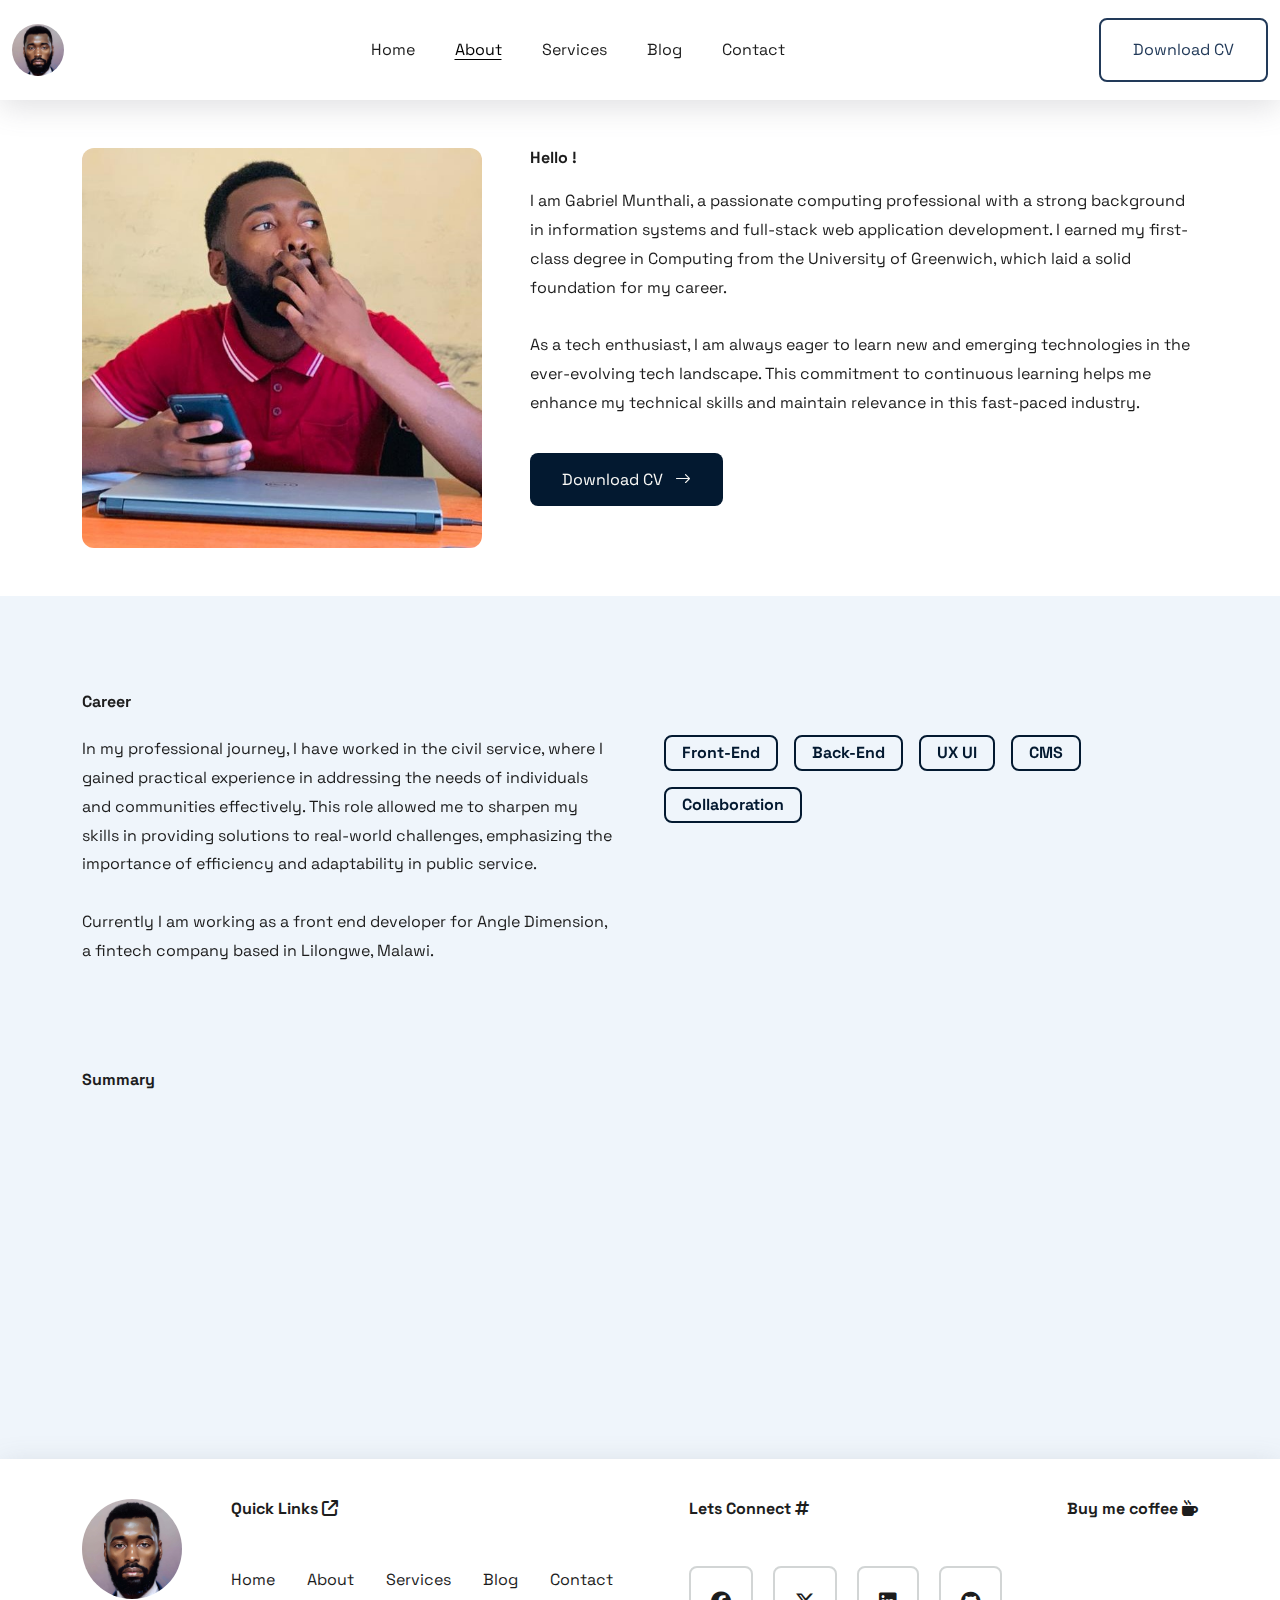
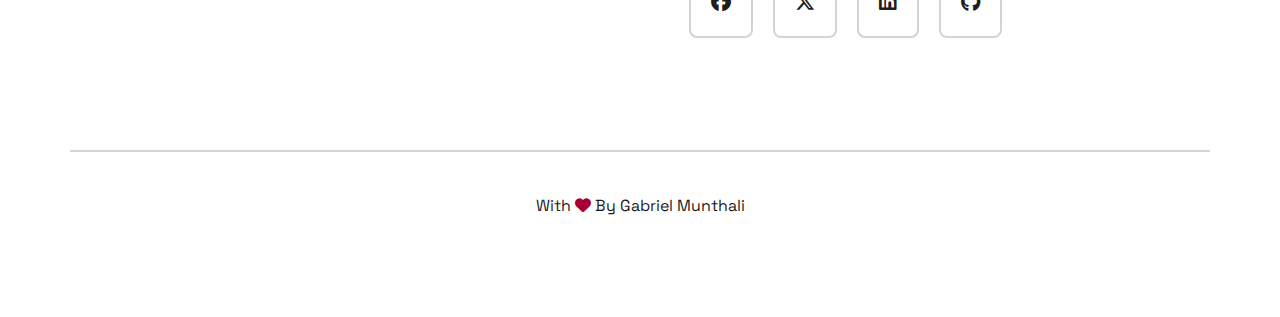
<file: about.html>
<!DOCTYPE html>
<html lang="en">

<head>
    <meta charset="UTF-8">
    <meta name="viewport" content="width=device-width, initial-scale=1.0">
    <title>About Me | Gabriel Munthali</title>


    
    <link rel="stylesheet" href="Assets/Css/owl.carousel.min.css">
    <link rel="stylesheet" href="Assets/Css/owl.theme.default.min.css">
    <link rel="stylesheet" href=" Assets/Bootstrap/css/bootstrap.min.css">
    <link rel="stylesheet" href=" Assets/Fontawesome/css/all.min.css">
    <link rel="stylesheet" href=" Assets/Css/style.css">
    <link href="https://unpkg.com/aos@2.3.1/dist/aos.css" rel="stylesheet">
    <link rel="stylesheet" href="https://cdn.jsdelivr.net/npm/bootstrap-icons@1.11.3/font/bootstrap-icons.min.css">

    <link rel="apple-touch-icon" sizes="180x180" href="Assets/Icons/apple-touch-icon.png">
    <link rel="icon" type="image/png" sizes="32x32" href="Assets/Icons/favicon-32x32.png">
    <link rel="icon" type="image/png" sizes="16x16" href="Assets/Icons/favicon-16x16.png">
    <link rel="manifest" href="Assets/Icons/site.webmanifest">



    <script src="https://unpkg.com/aos@2.3.1/dist/aos.js" defer></script>
    <script src="Assets/Js/jquery.min.js" defer></script>
    <script src="Assets/Js/owl.carousel.min.js" defer></script>
    <script src="Assets/Bootstrap/js/bootstrap.bundle.min.js" defer></script>
    <script src="Assets/Js/script.js" defer></script>
    
</head>

<body>
    <div class="container-fluid">
        <div class="row">
            <nav class="navbar navbar-expand-lg sticky-top">
                <div class="container-fluid">
                    <a class="navbar-brand" href="#"><img class="img-fluid" src="Assets/Img/me.jpg" alt="" srcset=""></a>
                    <div class="d-lg-none d-flex align-items-center gap-3">
                        <button class="navbar-toggler" type="button" data-bs-toggle="offcanvas"
                            data-bs-target="#offcanvasExample" aria-controls="offcanvasExample">
                            <span class="fa-solid fa-bars"></span>
                        </button>
                    </div>
                    <div class="collapse navbar-collapse" id="navbarSupportedContent">
                        <ul class="navbar-nav mx-auto mb-2 mb-lg-0">
                            <li class="nav-item">
                                <a class="nav-link" href="index.html">Home</a>
                            </li>
                            <li class="nav-item">
                                <a class="nav-link active" href="about.html">About</a>
                            </li>
                            <li class="nav-item">
                                <a class="nav-link" href="services.html">Services</a>
                            </li>
                            <li class="nav-item">
                                <a class="nav-link" href="blog.html">Blog</a>
                            </li>
                            <li class="nav-item">
                                <a class="nav-link" href="contact.html">Contact</a>
                            </li>
                        </ul>
                        <a href="contact.html" class="button button-text">Download CV</a>
                    </div>
                </div>
            </nav>
            <div class="offcanvas canvas-custom offcanvas-end" tabindex="-1" id="offcanvasExample"
                aria-labelledby="offcanvasExampleLabel">
                <div class="offcanvas-header">
                    <button type="button" class="btn-close btn-close-white" data-bs-dismiss="offcanvas"
                        aria-label="Close"></button>
                </div>
                <div class="offcanvas-body">
                    <ul class="canvas-list mb-5">
                        <li><a href="">Home</a></li>
                        <li><a href="">Plants</a></li>
                        <li><a href="">Vases</a></li>
                        <li><a href="">Tools</a></li>
                        <li><a href="">About</a></li>
                        <li><a href="">Contact</a></li>
                    </ul>
                    <ul class="canvas-socials">
                        <li><a href=""><span class="fa-brands fa-light fa-facebook"></span></a></li>
                        <li><a href=""><span class="fa-brands fa-light fa-x"></span></a></li>
                        <li><a href=""><span class="fa-brands fa-light fa-instagram"></span></a></li>
                        <li><a href=""><span class="fa-brands fa-light fa-whatsapp"></span></a></li>
                        <li><a href=""><span class="fa-brands fa-light fa-tiktok"></span></a></li>
                    </ul>
                </div>
            </div>
            <div class="modal fade" id="searchModal" tabindex="-1" aria-labelledby="searchModalLabel"
                aria-hidden="true">
                <div class="modal-dialog">
                    <div class="modal-content modal-pop">
                        <div class="modal-header">
                            <h5 class="modal-title" id="searchModalLabel">Enter Keywords</h5>
                            <button type="button" class="btn-close" data-bs-dismiss="modal" aria-label="Close"></button>
                        </div>
                        <div class="modal-body">
                            <form class="d-flex" role="search">
                                <input class="nav-search form-control me-2" type="search" placeholder="Search ..."
                                    aria-label="Search">
                                <span class="search-icon mr-2">
                                    <i class="fa fa-light fa-search"></i>
                                </span>
                            </form>
                        </div>
                    </div>
                </div>
            </div>
        </div>
    </div>
    <section class="py-5">
        <div class="container">
            <div class="row">
                <div class="col-md-12" data-aos="fade-up">
                    <div class="about-header d-flex gap-5 flex-column flex-md-row">
                        <img class="img-fluid" src="Assets/Img/me1.jpg" alt="" srcset="">
                        <div class="about-header-text">
                            <h4>Hello !</h4>
                            <p class="mb-5">
                                I am Gabriel Munthali, a passionate computing professional with a strong background in information systems and
                                full-stack web application development. I earned my first-class degree in Computing from the University of Greenwich,
                                which laid a solid foundation for my career. <br>
                                <br>
                                As a tech enthusiast, I am always eager to learn new and emerging technologies in the ever-evolving tech landscape. This
                                commitment to continuous learning helps me enhance my technical skills and maintain relevance in this fast-paced
                                industry.
                            </p>
                            <a href="contact.html" class="button button-primary ">Download CV <i class="bi bi-arrow-right ms-2"></i></a>
                        </div>
                    </div>
                </div>
            </div>
        </div>
    </section>
    <section class="py-5 about-half">
        <div class="container">
            <div class="row">
                <div class="col-md-12 py-5" data-aos="fade-up">
                    <div class="row gx-5">
                        <h6>Career</h6>
                        <div class="col-md-6 career">
                            <p>
                                In my professional journey, I have worked in the civil service, where I gained practical experience in
                                addressing the
                                needs of individuals and communities effectively. This role allowed me to sharpen my skills in providing
                                solutions to
                                real-world challenges, emphasizing the importance of efficiency and adaptability in public service. <br>
                                <br>
                                Currently I am working as a front end developer for Angle Dimension, a fintech company based in Lilongwe,
                                Malawi.
                            </p>
                        </div>
                        <div class="col-md-6">
                            <div class="career-badge d-flex flex-wrap gap-3">
                                <span class="badge">Front-end</span>
                                <span class="badge">Back-end</span>
                                <span class="badge">UX UI</span>
                                <span class="badge">CMS</span>
                                <span class="badge">Collaboration</span>
                            </div>
                        </div>
                    </div>
                </div>
                
                <h6>Summary</h6>
                <div class="col-md-6" data-aos="fade-up">
                    <div class="about-stage d-flex gap-4">
                        <img src="Assets/Img/mwgvt.png" alt="">
                        <div class="stage-caption d-flex justify-content-between flex-grow-1">
                            <div>
                                <h4>Assistant Registration officer</h4>
                                <a href="">
                                    <p>National Registration Bureau <i class="fa fa-solid fa-arrow-up-right-from-square"></i>
                                    </p>
                                </a>
                            </div>
                            <span>October 2024</span>
                        </div>
                    </div>
                    <div class="about-stage d-flex gap-4" data-aos="fade-up">
                        <img src="Assets/Img/greenwhich_og_2.png" alt="">
                        <div class="stage-caption d-flex justify-content-between flex-grow-1">
                            <div>
                                <h4>BSc (Hons) Computing - First Class</h4>
                                <a href="">
                                    <p>University of Greenwich <i class="fa fa-solid fa-arrow-up-right-from-square"></i></p>
                                </a>
                            </div>
                            <span>July 2022</span>
                        </div>
                    </div>
                </div>
            </div>
        </div>
    </section>
    <footer class="foot">
        <div class="container">
            <div class="row ">
                <div class="col-md-12 d-flex justify-content-between flex-column flex-md-row gap-4 mb-5">
                    <div class="my-brand mb-5">
                        <img class="img-fluid" src="Assets/Img/me.jpg" alt="">
                    </div>
                    <div class="quick-links mb-5">
                        <h4 class="mb-5">Quick Links <span class="fa fa-solid fa-arrow-up-right-from-square"></span>
                        </h4>
                        <ul class="">
                            <li><a href="">Home</a></li>
                            <li><a href="">About</a></li>
                            <li><a href="">Services</a></li>
                            <li><a href="">Blog</a></li>
                            <li><a href="">Contact</a></li>
                        </ul>
                    </div>

                    <div class="connect mb-5">
                        <h4 class="mb-5">Lets Connect <span class="fa fa-solid fa-hashtag"></span></h4>
                        <ul>
                            <li><a href=""><span class="fa fa-brands fa-facebook"></span></a></li>
                            <li><a href=""><span class="fa fa-brands fa-x-twitter"></span></a></li>
                            <li><a href=""><span class="fa fa-brands fa-linkedin"></span></a></li>
                            <li><a href=""><span class="fa fa-brands fa-github"></span></a></li>
                        </ul>
                    </div>
                    <div class="coffee mb-5">
                        <h4>Buy me coffee <span class="fa fa-solid fa-mug-hot"></span></h4>
                    </div>
                </div>
            </div>
            <div class="row">
                <div class="col-md-12 copyright">
                    <p>With <span class="fa fa-solid fa-heart"></span> By Gabriel Munthali </p>
                </div>
            </div>
        </div>
    </footer>


        
    <script src="https://unpkg.com/aos@2.3.1/dist/aos.js"></script>
    <script>
        AOS.init();
    </script>
</body>

</html>
</file>
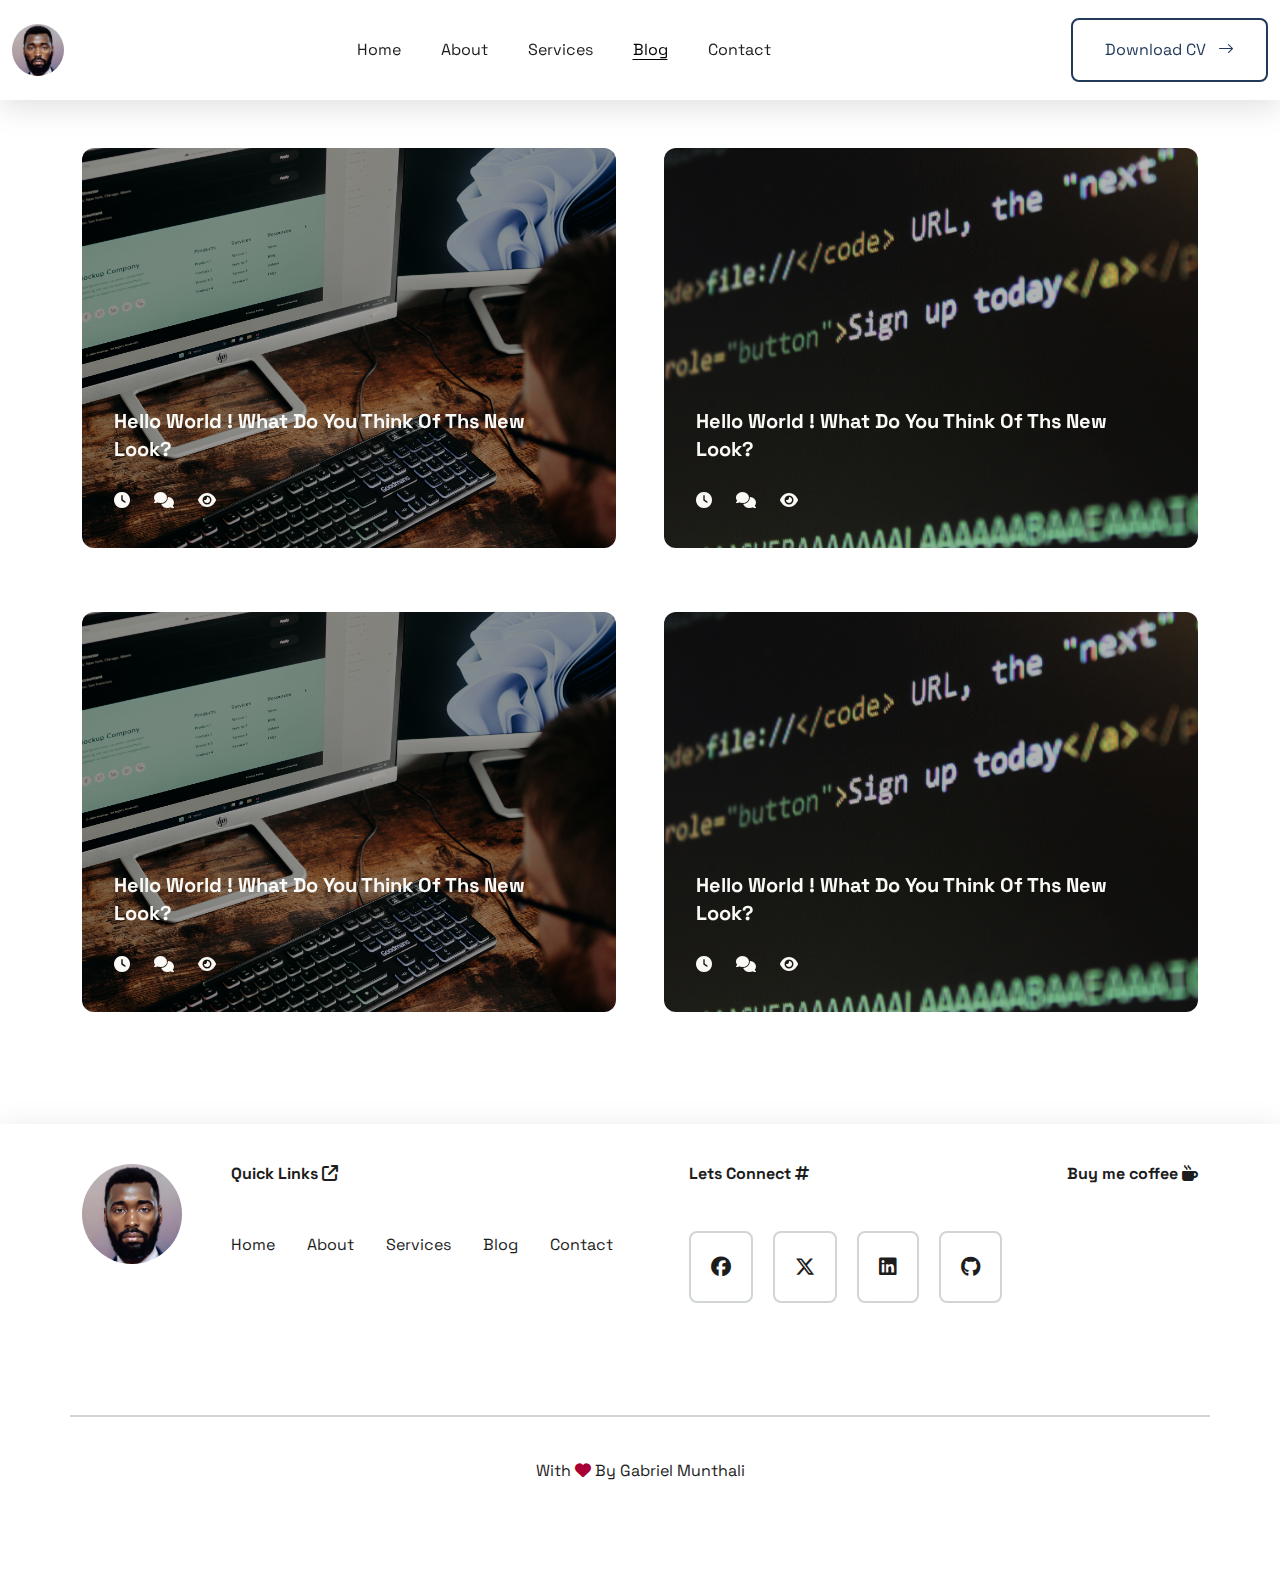
<file: blog.html>
<!DOCTYPE html>
<html lang="en">

<head>
    <meta charset="UTF-8">
    <meta name="viewport" content="width=device-width, initial-scale=1.0">
    <title>Blog | Gabriel Munthali</title>

    <link rel="apple-touch-icon" sizes="180x180" href="Assets/Icons/apple-touch-icon.png">
    <link rel="icon" type="image/png" sizes="32x32" href="Assets/Icons/favicon-32x32.png">
    <link rel="icon" type="image/png" sizes="16x16" href="Assets/Icons/favicon-16x16.png">
    <link rel="manifest" href="Assets/Icons/site.webmanifest">
    
    <link rel="stylesheet" href="Assets/Css/owl.carousel.min.css">
    <link rel="stylesheet" href="Assets/Css/owl.theme.default.min.css">
    <link rel="stylesheet" href=" Assets/Bootstrap/css/bootstrap.min.css">
    <link rel="stylesheet" href=" Assets/Fontawesome/css/all.min.css">
    <link rel="stylesheet" href=" Assets/Css/style.css">
    <link href="https://unpkg.com/aos@2.3.1/dist/aos.css" rel="stylesheet">
    <link rel="stylesheet" href="https://cdn.jsdelivr.net/npm/bootstrap-icons@1.11.3/font/bootstrap-icons.min.css">



    <script src="https://unpkg.com/aos@2.3.1/dist/aos.js" defer></script>
    <script src="Assets/Js/jquery.min.js" defer></script>
    <script src="Assets/Js/owl.carousel.min.js" defer></script>
    <script src="Assets/Bootstrap/js/bootstrap.bundle.min.js" defer></script>
    <script src="Assets/Js/script.js" defer></script>
    
</head>

<body>
    <div class="container-fluid">
        <div class="row">
            <nav class="navbar navbar-expand-lg sticky-top">
                <div class="container-fluid">
                    <a class="navbar-brand" href="#"><img class="img-fluid" src="Assets/Img/me.jpg" alt="" srcset=""></a>
                    <div class="d-lg-none d-flex align-items-center gap-3">
                        <button class="navbar-toggler" type="button" data-bs-toggle="offcanvas"
                            data-bs-target="#offcanvasExample" aria-controls="offcanvasExample">
                            <span class="fa-solid fa-bars"></span>
                        </button>
                    </div>
                    <div class="collapse navbar-collapse" id="navbarSupportedContent">
                        <ul class="navbar-nav mx-auto mb-2 mb-lg-0">
                            <li class="nav-item">
                                <a class="nav-link" href="index.html">Home</a>
                            </li>
                            <li class="nav-item">
                                <a class="nav-link" href="about.html">About</a>
                            </li>
                            <li class="nav-item">
                                <a class="nav-link" href="services.html">Services</a>
                            </li>
                            <li class="nav-item">
                                <a class="nav-link active" href="blog.html">Blog</a>
                            </li>
                            <li class="nav-item">
                                <a class="nav-link" href="contact.html">Contact</a>
                            </li>
                        </ul>
                        <a href="contact.html" type="button" class="button button-text">Download CV <i class="bi bi-arrow-right ms-2"></i></a>
                    </div>
                </div>
            </nav>
            <div class="offcanvas canvas-custom offcanvas-end" tabindex="-1" id="offcanvasExample"
                aria-labelledby="offcanvasExampleLabel">
                <div class="offcanvas-header">
                    <button type="button" class="btn-close btn-close-white" data-bs-dismiss="offcanvas"
                        aria-label="Close"></button>
                </div>
                <div class="offcanvas-body">
                    <ul class="canvas-list mb-5">
                        <li><a href="">Home</a></li>
                        <li><a href="">Plants</a></li>
                        <li><a href="">Vases</a></li>
                        <li><a href="">Tools</a></li>
                        <li><a href="">About</a></li>
                        <li><a href="">Contact</a></li>
                    </ul>
                    <ul class="canvas-socials">
                        <li><a href=""><span class="fa-brands fa-light fa-facebook"></span></a></li>
                        <li><a href=""><span class="fa-brands fa-light fa-x"></span></a></li>
                        <li><a href=""><span class="fa-brands fa-light fa-instagram"></span></a></li>
                        <li><a href=""><span class="fa-brands fa-light fa-whatsapp"></span></a></li>
                        <li><a href=""><span class="fa-brands fa-light fa-tiktok"></span></a></li>
                    </ul>
                </div>
            </div>
            <div class="modal fade" id="searchModal" tabindex="-1" aria-labelledby="searchModalLabel"
                aria-hidden="true">
                <div class="modal-dialog">
                    <div class="modal-content modal-pop">
                        <div class="modal-header">
                            <h5 class="modal-title" id="searchModalLabel">Enter Keywords</h5>
                            <button type="button" class="btn-close" data-bs-dismiss="modal" aria-label="Close"></button>
                        </div>
                        <div class="modal-body">
                            <form class="d-flex" role="search">
                                <input class="nav-search form-control me-2" type="search" placeholder="Search ..."
                                    aria-label="Search">
                                <span class="search-icon mr-2">
                                    <i class="fa fa-light fa-search"></i>
                                </span>
                            </form>
                        </div>
                    </div>
                </div>
            </div>
        </div>
    </div>
    <section class="py-5">
        <div class="container">
                <div class="row gx-5">
                    <div class="col-md-6">
                        <div class="blog-post" data-aos="fade-up">
                            <img class="img-fluid" src="Assets/Img/blogimg4.jpg" alt="blog image">
                            <div class="blog-meta">
                                <h4><a href="blogpost.html">Hello world ! What do you think of ths new look?</a></h4>
                                <div class="d-flex gap-4 mt-4 more-meta">
                                    <span><i class="fa fa-solid fa-clock"></i></span>
                                    <span><i class="fa fa-solid fa-comments"></i></span>
                                    <span><i class="fa fa-solid fa-eye"></i></span>
                                </div>
                            </div>
                        </div>
                    </div>
                    <div class="col-md-6">
                        <div class="blog-post" data-aos="fade-up">
                            <img class="img-fluid" src="Assets/Img/blogimg2.jpg" alt="blog image">
                            <div class="blog-meta">
                                <h4><a href="blogpost.html">Hello world ! What do you think of ths new look?</a></h4>
                                <div class="d-flex gap-4 mt-4 more-meta">
                                    <span><i class="fa fa-solid fa-clock"></i></span>
                                    <span><i class="fa fa-solid fa-comments"></i></span>
                                    <span><i class="fa fa-solid fa-eye"></i></span>
                                </div>
                            </div>
                        </div>
                    </div>
                    <div class="col-md-6">
                        <div class="blog-post" data-aos="fade-up">
                            <img class="img-fluid" src="Assets/Img/blogimg4.jpg" alt="blog image">
                            <div class="blog-meta">
                                <h4><a href="blogpost.html">Hello world ! What do you think of ths new look?</a></h4>
                                <div class="d-flex gap-4 mt-4 more-meta">
                                    <span><i class="fa fa-solid fa-clock"></i></span>
                                    <span><i class="fa fa-solid fa-comments"></i></span>
                                    <span><i class="fa fa-solid fa-eye"></i></span>
                                </div>
                            </div>
                        </div>
                    </div>
                    <div class="col-md-6">
                        <div class="blog-post" data-aos="fade-up">
                            <img class="img-fluid" src="Assets/Img/blogimg2.jpg" alt="blog image">
                            <div class="blog-meta">
                                <h4><a href="blogpost.html">Hello world ! What do you think of ths new look?</a></h4>
                                <div class="d-flex gap-4 mt-4 more-meta">
                                    <span><i class="fa fa-solid fa-clock"></i></span>
                                    <span><i class="fa fa-solid fa-comments"></i></span>
                                    <span><i class="fa fa-solid fa-eye"></i></span>
                                </div>
                            </div>
                        </div>
                    </div>
                </div>
            </div>
    </section>
    
    <footer class="foot">
        <div class="container">
            <div class="row ">
                <div class="col-md-12 d-flex justify-content-between flex-column flex-md-row gap-4 mb-5">
                    <div class="my-brand mb-5">
                        <img class="img-fluid" src="Assets/Img/me.jpg" alt="">
                    </div>
                    <div class="quick-links mb-5">
                        <h4 class="mb-5">Quick Links <span class="fa fa-solid fa-arrow-up-right-from-square"></span>
                        </h4>
                        <ul class="">
                            <li><a href="">Home</a></li>
                            <li><a href="">About</a></li>
                            <li><a href="">Services</a></li>
                            <li><a href="">Blog</a></li>
                            <li><a href="">Contact</a></li>
                        </ul>
                    </div>

                    <div class="connect mb-5">
                        <h4 class="mb-5">Lets Connect <span class="fa fa-solid fa-hashtag"></span></h4>
                        <ul>
                            <li><a href=""><span class="fa fa-brands fa-facebook"></span></a></li>
                            <li><a href=""><span class="fa fa-brands fa-x-twitter"></span></a></li>
                            <li><a href=""><span class="fa fa-brands fa-linkedin"></span></a></li>
                            <li><a href=""><span class="fa fa-brands fa-github"></span></a></li>
                        </ul>
                    </div>
                    <div class="coffee mb-5">
                        <h4>Buy me coffee <span class="fa fa-solid fa-mug-hot"></span></h4>
                    </div>
                </div>
            </div>
            <div class="row">
                <div class="col-md-12 copyright">
                    <p>With <span class="fa fa-solid fa-heart"></span> By Gabriel Munthali </p>
                </div>
            </div>
        </div>
    </footer>


        
    <script src="https://unpkg.com/aos@2.3.1/dist/aos.js"></script>
    <script>
        AOS.init();
    </script>
</body>

</html>
</file>
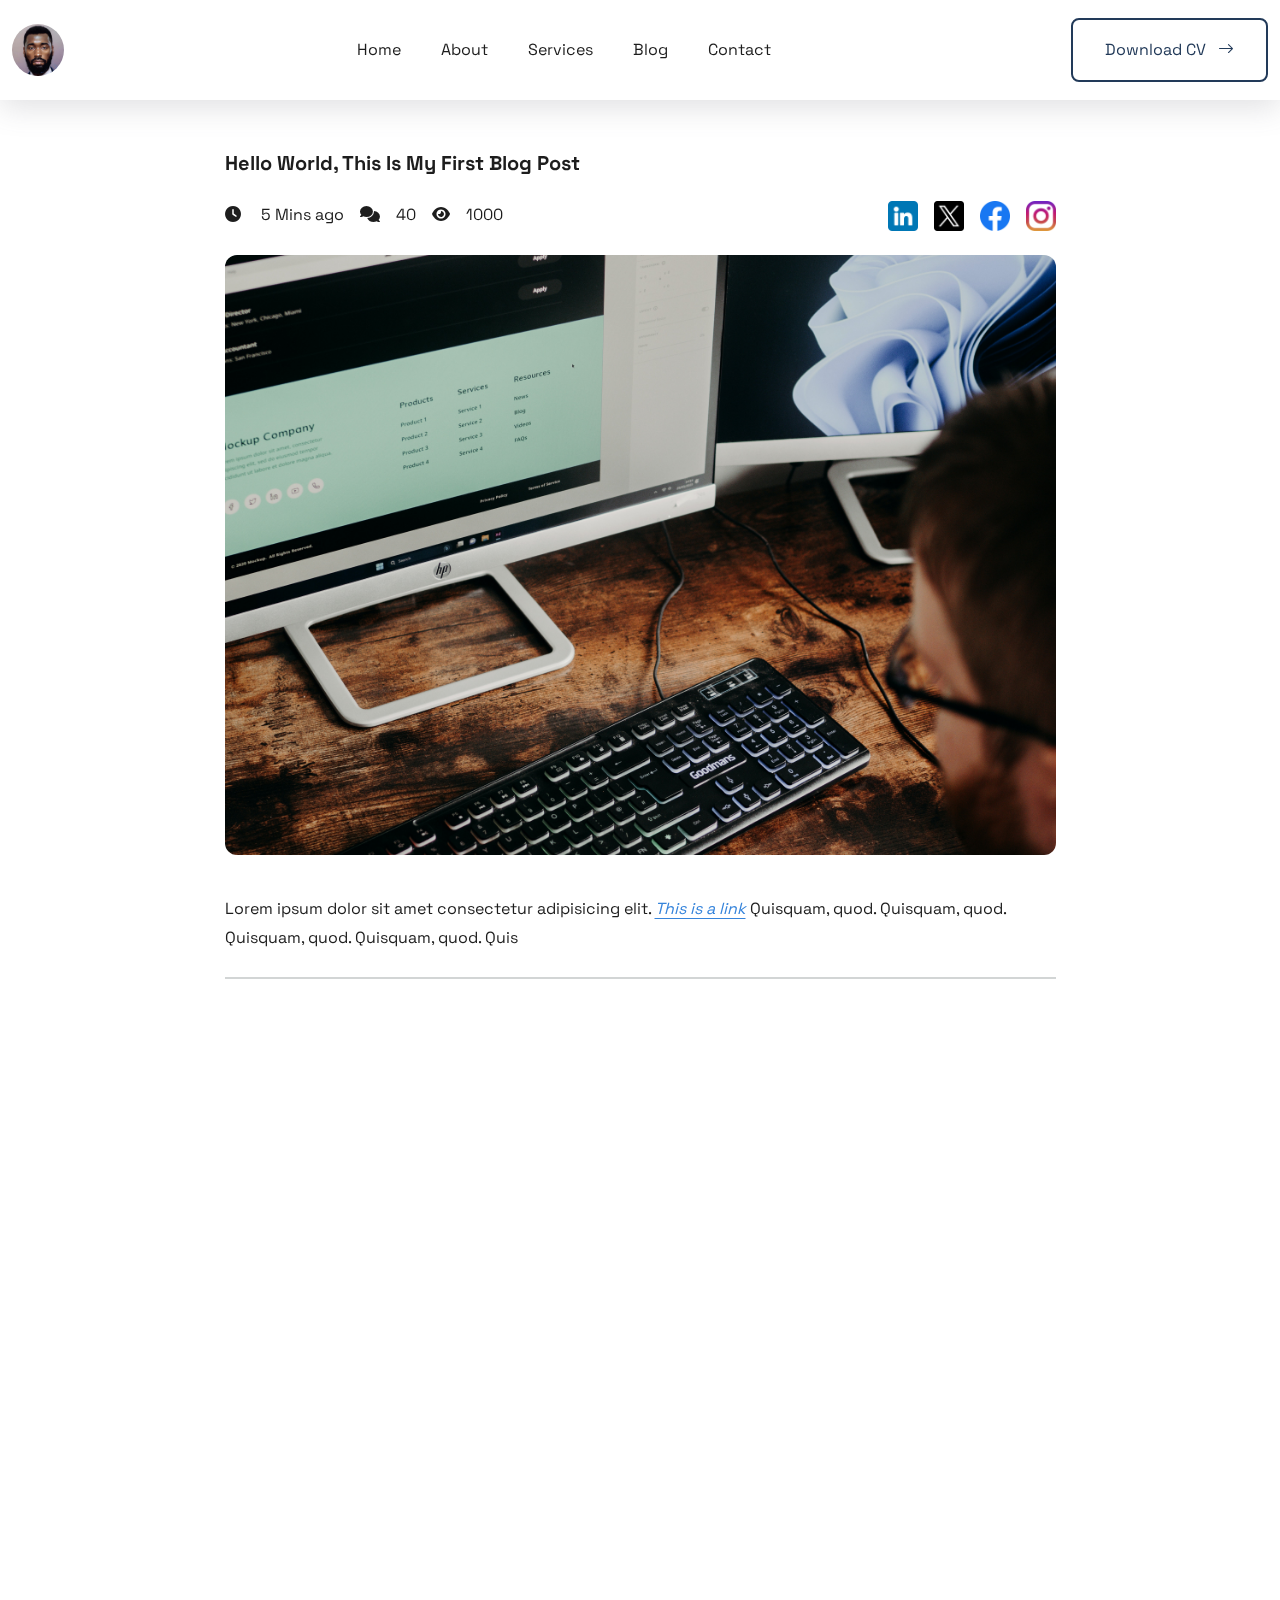
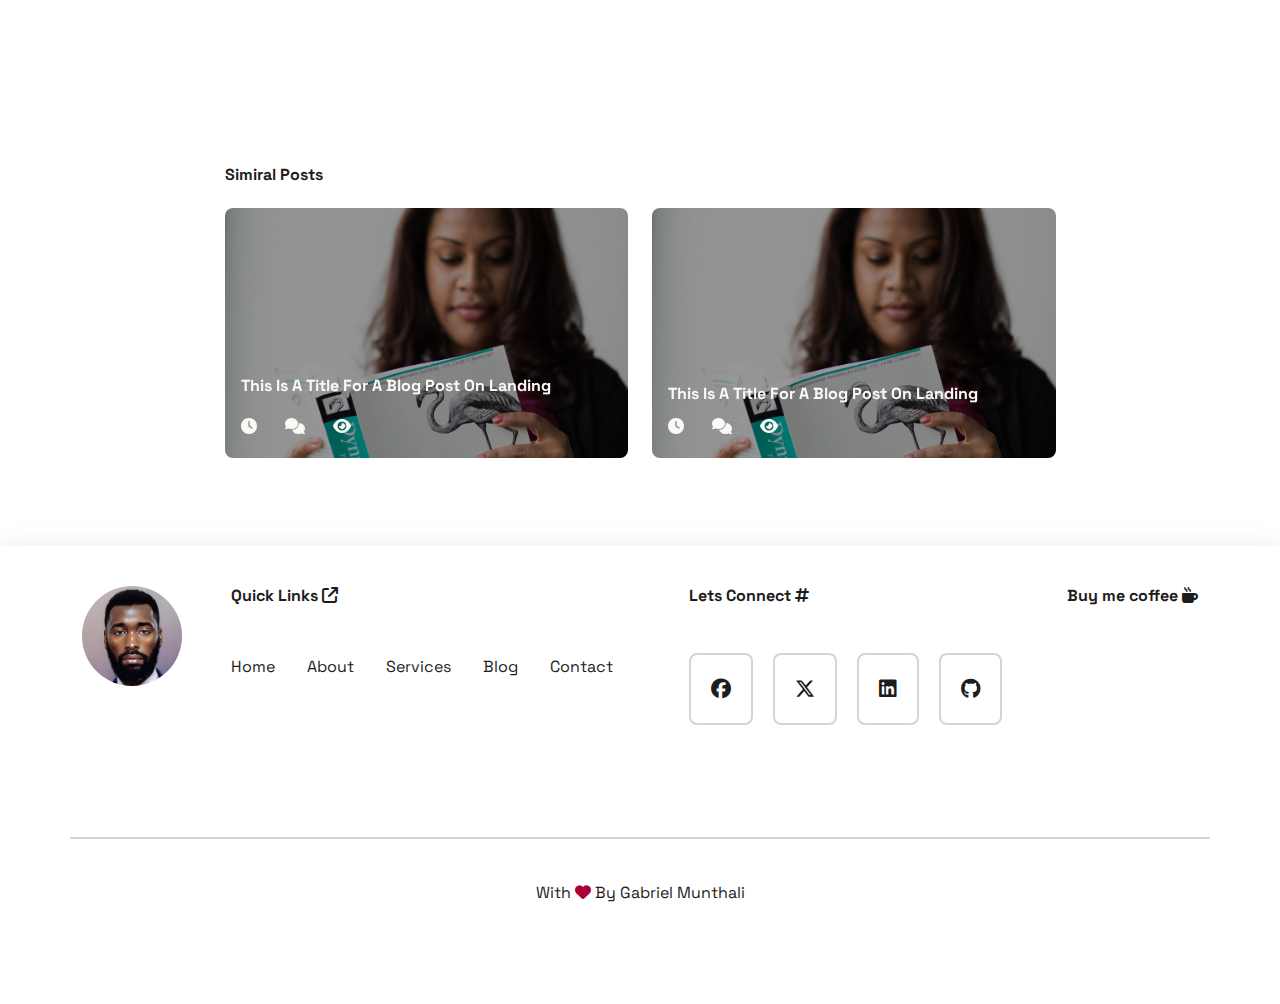
<file: blogpost.html>
<!DOCTYPE html>
<html lang="en">

<head>
    <meta charset="UTF-8">
    <meta name="viewport" content="width=device-width, initial-scale=1.0">
    <title>Blog Post | Gabriel Munthali</title>


    <link rel="apple-touch-icon" sizes="180x180" href="Assets/Icons/apple-touch-icon.png">
    <link rel="icon" type="image/png" sizes="32x32" href="Assets/Icons/favicon-32x32.png">
    <link rel="icon" type="image/png" sizes="16x16" href="Assets/Icons/favicon-16x16.png">
    <link rel="manifest" href="Assets/Icons/site.webmanifest">
    
    <link rel="stylesheet" href="Assets/Css/owl.carousel.min.css">
    <link rel="stylesheet" href="Assets/Css/owl.theme.default.min.css">
    <link rel="stylesheet" href=" Assets/Bootstrap/css/bootstrap.min.css">
    <link rel="stylesheet" href=" Assets/Fontawesome/css/all.min.css">
    <link rel="stylesheet" href=" Assets/Css/style.css">
    <link href="https://unpkg.com/aos@2.3.1/dist/aos.css" rel="stylesheet">
    <link rel="stylesheet" href="https://cdn.jsdelivr.net/npm/bootstrap-icons@1.11.3/font/bootstrap-icons.min.css">
    
    
    <script src="https://unpkg.com/aos@2.3.1/dist/aos.js" defer></script>
    <script src="Assets/Js/jquery.min.js" defer></script>
    <script src="Assets/Js/owl.carousel.min.js" defer></script>
    <script src="Assets/Bootstrap/js/bootstrap.bundle.min.js" defer></script>
    <script src="Assets/Js/script.js" defer></script>
    
</head>

<body>
    <div class="container-fluid">
        <div class="row">
            <nav class="navbar navbar-expand-lg sticky-top">
                <div class="container-fluid">
                    <a class="navbar-brand" href="#"><img class="img-fluid" src="Assets/Img/me.jpg" alt="" srcset=""></a>
                    <div class="d-lg-none d-flex align-items-center gap-3">
                        <button class="navbar-toggler" type="button" data-bs-toggle="offcanvas"
                            data-bs-target="#offcanvasExample" aria-controls="offcanvasExample">
                            <span class="fa-solid fa-bars"></span>
                        </button>
                    </div>
                    <div class="collapse navbar-collapse" id="navbarSupportedContent">
                        <ul class="navbar-nav mx-auto mb-2 mb-lg-0">
                            <li class="nav-item">
                                <a class="nav-link" href="index.html">Home</a>
                            </li>
                            <li class="nav-item">
                                <a class="nav-link" href="about.html">About</a>
                            </li>
                            <li class="nav-item">
                                <a class="nav-link" href="services.html">Services</a>
                            </li>
                            <li class="nav-item">
                                <a class="nav-link" href="blog.html">Blog</a>
                            </li>
                            <li class="nav-item">
                                <a class="nav-link" href="contact.html">Contact</a>
                            </li>
                        </ul>
                        <a href="contact.html" type="button" class="button button-text">Download CV <i class="bi bi-arrow-right ms-2"></i></a>
                    </div>
                </div>
            </nav>
            <div class="offcanvas canvas-custom offcanvas-end" tabindex="-1" id="offcanvasExample"
                aria-labelledby="offcanvasExampleLabel">
                <div class="offcanvas-header">
                    <button type="button" class="btn-close btn-close-white" data-bs-dismiss="offcanvas"
                        aria-label="Close"></button>
                </div>
                <div class="offcanvas-body">
                    <ul class="canvas-list mb-5">
                        <li><a href="">Home</a></li>
                        <li><a href="">Plants</a></li>
                        <li><a href="">Vases</a></li>
                        <li><a href="">Tools</a></li>
                        <li><a href="">About</a></li>
                        <li><a href="">Contact</a></li>
                    </ul>
                    <ul class="canvas-socials">
                        <li><a href=""><span class="fa-brands fa-light fa-facebook"></span></a></li>
                        <li><a href=""><span class="fa-brands fa-light fa-x"></span></a></li>
                        <li><a href=""><span class="fa-brands fa-light fa-instagram"></span></a></li>
                        <li><a href=""><span class="fa-brands fa-light fa-whatsapp"></span></a></li>
                        <li><a href=""><span class="fa-brands fa-light fa-tiktok"></span></a></li>
                    </ul>
                </div>
            </div>
            <div class="modal fade" id="searchModal" tabindex="-1" aria-labelledby="searchModalLabel"
                aria-hidden="true">
                <div class="modal-dialog">
                    <div class="modal-content modal-pop">
                        <div class="modal-header">
                            <h5 class="modal-title" id="searchModalLabel">Enter Keywords</h5>
                            <button type="button" class="btn-close" data-bs-dismiss="modal" aria-label="Close"></button>
                        </div>
                        <div class="modal-body">
                            <form class="d-flex" role="search">
                                <input class="nav-search form-control me-2" type="search" placeholder="Search ..."
                                    aria-label="Search">
                                <span class="search-icon mr-2">
                                    <i class="fa fa-light fa-search"></i>
                                </span>
                            </form>
                        </div>
                    </div>
                </div>
            </div>
        </div>
    </div>
    <section class="py-5">
        <div class="container">
            <div class="row justify-content-center">
                <div class="col-md-9">
                    <div class="row">
                        <div class="col-md-12">
                            <div class="blogpost" data-aos="fade-up">
                                <h4><a href="">Hello World, This is my first blog post</a></h4>
                                <div class="d-flex justify-content-between flex-column flex-md-row">
                                    <div class="blogpost-meta d-flex gap-3">
                                        <span><i class="fa fa-solid fa-clock"></i> 5 Mins ago</span>
                                        <span><i class="fa fa-solid fa-comments"></i>40</span>
                                        <span><i class="fa fa-solid fa-eye"></i>1000</span>
                                    </div>
                                    <div class="blogpost-share">
                                        <ul class="share-list d-flex gap-3">
                                            <li><a href=""><img src="Assets/Img/linkedin.png" alt="" srcset=""></a></li>
                                            <li><a href=""><img src="Assets/Img/twitter.png" alt="" srcset=""></a></li>
                                            <li><a href=""><img src="Assets/Img/facebook.png" alt="" srcset=""></a></li>
                                            <li><a href=""><img src="Assets/Img/instagram.png" alt="" srcset=""></a></li>
                                        </ul>
                                    </div>
                                </div>
                                <a href=""><img class="img-fluid blog-image" src="Assets/Img/blogimg4.jpg" alt="" srcset=""></a>
                            
                                <p>
                                    Lorem ipsum dolor sit amet consectetur adipisicing elit.
                                    <a href="">This is a link</a>
                                    Quisquam, quod. Quisquam,
                                    quod. Quisquam, quod. Quisquam, quod. Quis
                                </p>
                            </div>
                            <div class="comments" data-aos="fade-up">
                                <h4 class="mb-5">Comments <span class="fa fa-solid fa-comments"></span></h4>
                                <div class="comment d-flex gap-3">
                                    <img src="Assets/Img/usr.png" alt="" srcset="">
                                    <div class="comment-meta d-flex justify-content-between flex-grow-1">
                                        <div class="">
                                            <h4>Hurri Cane</h4>
                                            <p>
                                                Lorem ipsum dolor sit amet consectetur adipisicing elit.
                                            </p>
                                            <span>5 mins</span>
                                        </div>
                            
                                    </div>
                                </div>
                            </div>
                            <div class="comment-form" data-aos="fade-up">
                                <h4>Leave a Comment <span class="fa fa-solid fa-comments"></span></h4>
                                <form action="" class="row">
                                    <div class="col-md-12 mb-4">
                                        <label for="name" class="mb-2">Name:</label>
                                        <input type="text" class="form-control input">
                                    </div>
                                    <div class="col-md-12 mb-4">
                                        <label for="comment" class="mb-2">Comment:</label>
                                        <textarea name="" class="form-control input" id="" cols="30" rows="10"></textarea>
                                    </div>
                                    <div>
                                        <button class="button button-primary mb-5" type="submit">Reply</button>
                                    </div>
                                </form>
                            </div>
                        </div>
                    </div>
                    <div class="row">
                        <h4 class="simiral-h">Simiral Posts</h4>
                        <div class="col-md-6">
                            <div class="simiral-post">
                                <img src="Assets/Img/blogimg3.jpg" class="simiral-imgHome img-fluid" alt="blog image">
                                <div class="simiral-caption">
                                    <h4 class="simiral-title mb-3"><a href="post.html">This is a title for a blog post on
                                            landing </a></h4>
                                    <ul class="simiral-meta">
                                        <li><a href=""><span class="fa fa-solid fa-clock"></span></a></li>
                                        <li><a href=""><span class="fa fa-solid fa-comments"></span></a></li>
                                        <li><a href=""><span class="fa fa-solid fa-eye"></span></a></li>
                                    </ul>
                                </div>
                            </div>
                        </div>
                        <div class="col-md-6">
                            <div class="simiral-post">
                                <img src="Assets/Img/blogimg3.jpg" class="simiral-imgHome img-fluid" alt="blog image">
                                <div class="simiral-caption">
                                    <h4 class="simiral-title"><a href="post.html">This is a title for a blog post on
                                            landing </a></h4>
                                    <ul class="simiral-meta">
                                        <li><a href=""><span class="fa fa-solid fa-clock"></span></a></li>
                                        <li><a href=""><span class="fa fa-solid fa-comments"></span></a></li>
                                        <li><a href=""><span class="fa fa-solid fa-eye"></span></a></li>
                                    </ul>
                                </div>
                            </div>
                        </div>
                    </div>
                </div>
            </div>
        </div>
    </section>
    
    <footer class="foot">
        <div class="container">
            <div class="row ">
                <div class="col-md-12 d-flex justify-content-between flex-column flex-md-row gap-4 mb-5">
                    <div class="my-brand">
                        <img class="img-fluid" src="Assets/Img/me.jpg" alt="">
                    </div>
                    <div class="quick-links mb-5">
                        <h4 class="mb-5">Quick Links <span class="fa fa-solid fa-arrow-up-right-from-square"></span>
                        </h4>
                        <ul class="">
                            <li><a href="">Home</a></li>
                            <li><a href="">About</a></li>
                            <li><a href="">Services</a></li>
                            <li><a href="">Blog</a></li>
                            <li><a href="">Contact</a></li>
                        </ul>
                    </div>

                    <div class="connect mb-5">
                        <h4 class="mb-5">Lets Connect <span class="fa fa-solid fa-hashtag"></span></h4>
                        <ul>
                            <li><a href=""><span class="fa fa-brands fa-facebook"></span></a></li>
                            <li><a href=""><span class="fa fa-brands fa-x-twitter"></span></a></li>
                            <li><a href=""><span class="fa fa-brands fa-linkedin"></span></a></li>
                            <li><a href=""><span class="fa fa-brands fa-github"></span></a></li>
                        </ul>
                    </div>
                    <div class="coffee mb-5">
                        <h4>Buy me coffee <span class="fa fa-solid fa-mug-hot"></span></h4>
                    </div>
                </div>
            </div>
            <div class="row">
                <div class="col-md-12 copyright">
                    <p>With <span class="fa fa-solid fa-heart"></span> By Gabriel Munthali </p>
                </div>
            </div>
        </div>
    </footer>


        
    <script src="https://unpkg.com/aos@2.3.1/dist/aos.js"></script>
    <script>
        AOS.init();
    </script>
</body>

</html>
</file>
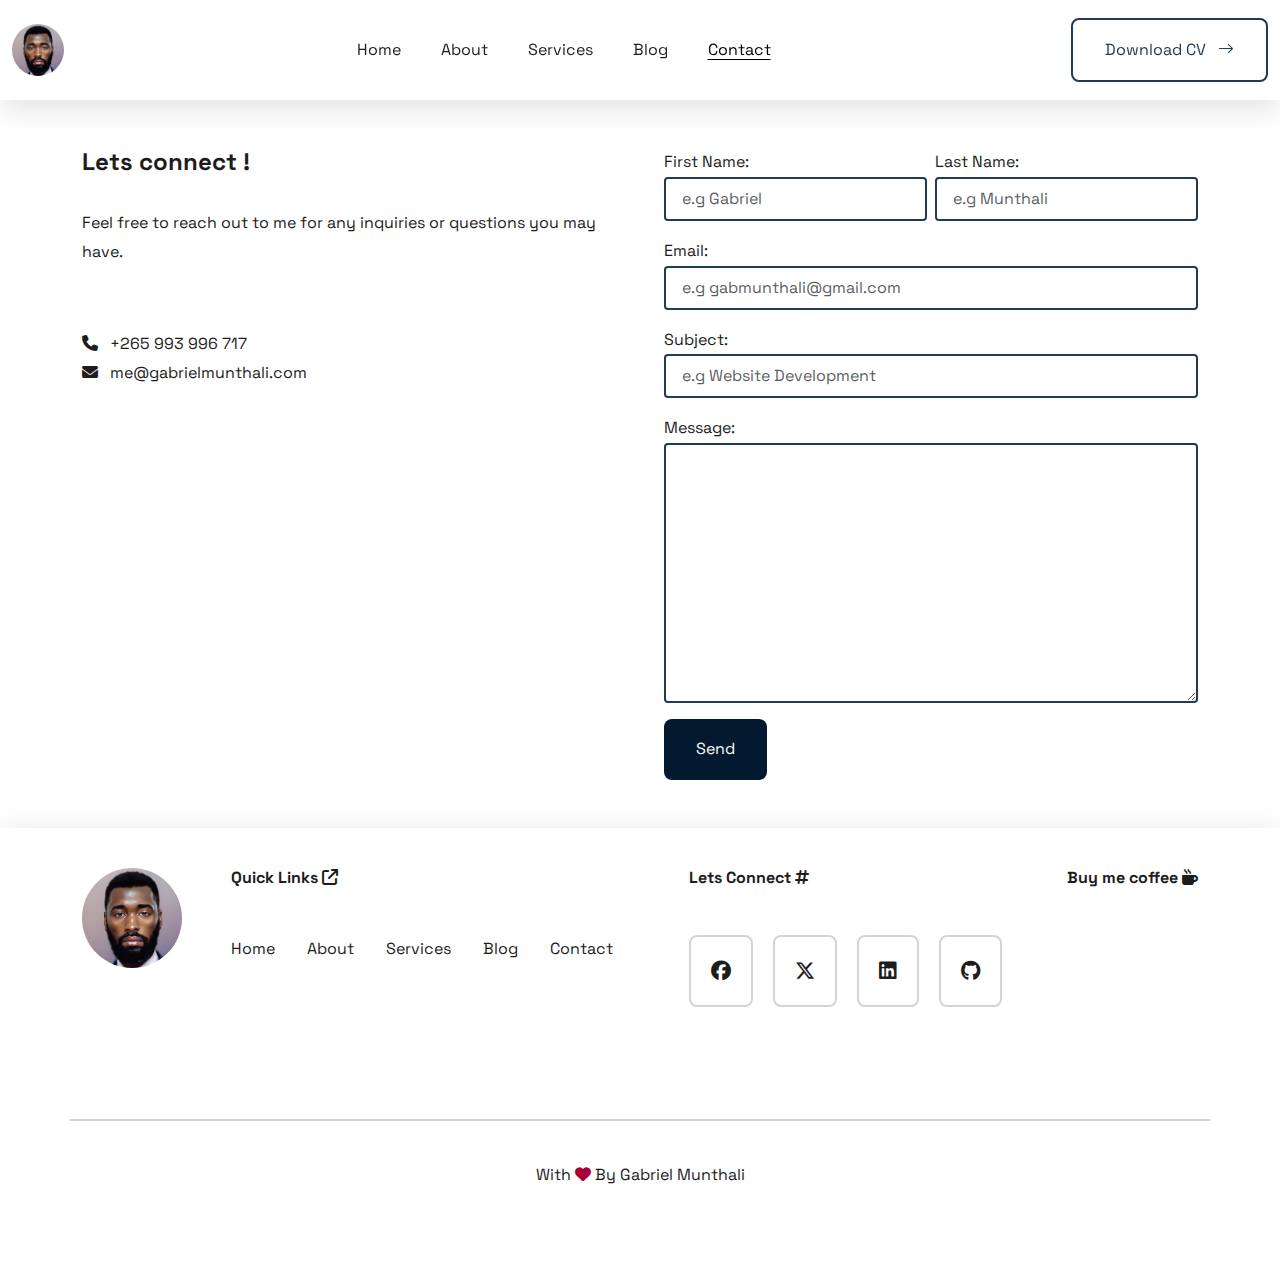
<file: contact.html>
<!DOCTYPE html>
<html lang="en">

<head>
    <meta charset="UTF-8">
    <meta name="viewport" content="width=device-width, initial-scale=1.0">
    <title>Contact Me | Gabriel Munthali</title>

<link rel="apple-touch-icon" sizes="180x180" href="Assets/Icons/apple-touch-icon.png">
<link rel="icon" type="image/png" sizes="32x32" href="Assets/Icons/favicon-32x32.png">
<link rel="icon" type="image/png" sizes="16x16" href="Assets/Icons/favicon-16x16.png">
<link rel="manifest" href="Assets/Icons/site.webmanifest">

<link rel="stylesheet" href="Assets/Css/owl.carousel.min.css">
<link rel="stylesheet" href="Assets/Css/owl.theme.default.min.css">
<link rel="stylesheet" href=" Assets/Bootstrap/css/bootstrap.min.css">
<link rel="stylesheet" href=" Assets/Fontawesome/css/all.min.css">
<link rel="stylesheet" href=" Assets/Css/style.css">
<link href="https://unpkg.com/aos@2.3.1/dist/aos.css" rel="stylesheet">
<link rel="stylesheet" href="https://cdn.jsdelivr.net/npm/bootstrap-icons@1.11.3/font/bootstrap-icons.min.css">


    <script src="https://unpkg.com/aos@2.3.1/dist/aos.js" defer></script>
    <script src="Assets/Js/jquery.min.js" defer></script>
    <script src="Assets/Js/owl.carousel.min.js" defer></script>
    <script src="Assets/Bootstrap/js/bootstrap.bundle.min.js" defer></script>
    <script src="Assets/Js/script.js" defer></script>
    
</head>

<body>
    <div class="container-fluid">
        <div class="row">
            <nav class="navbar navbar-expand-lg sticky-top">
                <div class="container-fluid">
                    <a class="navbar-brand" href="#"><img class="img-fluid" src="Assets/Img/me.jpg" alt="" srcset=""></a>
                    <div class="d-lg-none d-flex align-items-center gap-3">
                        <button class="navbar-toggler" type="button" data-bs-toggle="offcanvas"
                            data-bs-target="#offcanvasExample" aria-controls="offcanvasExample">
                            <span class="fa-solid fa-bars"></span>
                        </button>
                    </div>
                    <div class="collapse navbar-collapse" id="navbarSupportedContent">
                        <ul class="navbar-nav mx-auto mb-2 mb-lg-0">
                            <li class="nav-item">
                                <a class="nav-link" href="index.html">Home</a>
                            </li>
                            <li class="nav-item">
                                <a class="nav-link" href="about.html">About</a>
                            </li>
                            <li class="nav-item">
                                <a class="nav-link" href="services.html">Services</a>
                            </li>
                            <li class="nav-item">
                                <a class="nav-link" href="blog.html">Blog</a>
                            </li>
                            <li class="nav-item">
                                <a class="nav-link active" href="contact.html">Contact</a>
                            </li>
                        </ul>
                        <a href="contact.html" type="button" class="button button-text">Download CV <i class="bi bi-arrow-right ms-2"></i></a>
                    </div>
                </div>
            </nav>
            <div class="offcanvas canvas-custom offcanvas-end" tabindex="-1" id="offcanvasExample"
                aria-labelledby="offcanvasExampleLabel">
                <div class="offcanvas-header">
                    <button type="button" class="btn-close btn-close-white" data-bs-dismiss="offcanvas"
                        aria-label="Close"></button>
                </div>
                <div class="offcanvas-body">
                    <ul class="canvas-list mb-5">
                        <li><a href="">Home</a></li>
                        <li><a href="">Plants</a></li>
                        <li><a href="">Vases</a></li>
                        <li><a href="">Tools</a></li>
                        <li><a href="">About</a></li>
                        <li><a href="">Contact</a></li>
                    </ul>
                    <ul class="canvas-socials">
                        <li><a href=""><span class="fa-brands fa-light fa-facebook"></span></a></li>
                        <li><a href=""><span class="fa-brands fa-light fa-x"></span></a></li>
                        <li><a href=""><span class="fa-brands fa-light fa-instagram"></span></a></li>
                        <li><a href=""><span class="fa-brands fa-light fa-whatsapp"></span></a></li>
                        <li><a href=""><span class="fa-brands fa-light fa-tiktok"></span></a></li>
                    </ul>
                </div>
            </div>
            <div class="modal fade" id="searchModal" tabindex="-1" aria-labelledby="searchModalLabel"
                aria-hidden="true">
                <div class="modal-dialog">
                    <div class="modal-content modal-pop">
                        <div class="modal-header">
                            <h5 class="modal-title" id="searchModalLabel">Enter Keywords</h5>
                            <button type="button" class="btn-close" data-bs-dismiss="modal" aria-label="Close"></button>
                        </div>
                        <div class="modal-body">
                            <form class="d-flex" role="search">
                                <input class="nav-search form-control me-2" type="search" placeholder="Search ..."
                                    aria-label="Search">
                                <span class="search-icon mr-2">
                                    <i class="fa fa-light fa-search"></i>
                                </span>
                            </form>
                        </div>
                    </div>
                </div>
            </div>
        </div>
    </div>
    <section class="py-5">
        <div class="container">
                <div class="row gx-5">
                    <div class="col-md-6 contact-info">
                        <h4>Lets connect !</h4>
                        <p>Feel free to reach out to me for any inquiries or questions you may have.</p>
                        <ul class="list-unstyled pt-5">
                            <li><i class="fa fa-solid fa-phone me-2"></i> +265 993 996 717</li>
                            <li><i class="fa fa-solid fa-envelope me-2"></i> me@gabrielmunthali.com</li>
                        </ul>
                    </div>
                    <div class="col-md-6 email-form">
                        <form action="" class="row gx-2">
                            <div class="col-md-6 mb-3">
                                <label for="firstName" class="contact-label">First Name:</label>
                                <input type="text" class="form-control input" placeholder="e.g Gabriel">
                            </div>
                            <div class="col-md-6 mb-3">
                                <label for="firstName" class="contact-label">Last Name:</label>
                                <input type="text" class="form-control input" placeholder="e.g Munthali">
                            </div>
                            <div class="col-md-12 mb-3">
                                <label for="email" class="contact-label">Email:</label>
                                <input type="email" class="form-control input" placeholder="e.g gabmunthali@gmail.com">
                            </div>
                            <div class="col-md-12 mb-3">
                                <label for="email" class="contact-label">Subject:</label>
                                <input type="text" class="form-control input" placeholder="e.g Website Development">
                            </div>
                            <div class="col-md-12 mb-3">
                                <label for="message" class="contact-label">Message:</label>
                                <textarea name="" id="" cols="30" rows="10" class="form-control input" placeholder=""></textarea>
                            </div>
                            <div class="col-md-12">
                                <button type="submit" class="button button-primary">Send</button>
                            </div>
                        </form>
                    </div>
                </div>
            </div>
    </section>
    
    <footer class="foot">
        <div class="container">
            <div class="row ">
                <div class="col-md-12 d-flex justify-content-between flex-column flex-md-row gap-4 mb-5">
                    <div class="my-brand mb-5">
                        <img class="img-fluid" src="Assets/Img/me.jpg" alt="">
                    </div>
                    <div class="quick-links mb-5">
                        <h4 class="mb-5">Quick Links <span class="fa fa-solid fa-arrow-up-right-from-square"></span>
                        </h4>
                        <ul class="">
                            <li><a href="">Home</a></li>
                            <li><a href="">About</a></li>
                            <li><a href="">Services</a></li>
                            <li><a href="">Blog</a></li>
                            <li><a href="">Contact</a></li>
                        </ul>
                    </div>

                    <div class="connect mb-5">
                        <h4 class="mb-5">Lets Connect <span class="fa fa-solid fa-hashtag"></span></h4>
                        <ul>
                            <li><a href=""><span class="fa fa-brands fa-facebook"></span></a></li>
                            <li><a href=""><span class="fa fa-brands fa-x-twitter"></span></a></li>
                            <li><a href=""><span class="fa fa-brands fa-linkedin"></span></a></li>
                            <li><a href=""><span class="fa fa-brands fa-github"></span></a></li>
                        </ul>
                    </div>
                    <div class="coffee mb-5">
                        <h4>Buy me coffee <span class="fa fa-solid fa-mug-hot"></span></h4>
                    </div>
                </div>
            </div>
            <div class="row">
                <div class="col-md-12 copyright">
                    <p>With <span class="fa fa-solid fa-heart"></span> By Gabriel Munthali </p>
                </div>
            </div>
        </div>
    </footer>


        
    <script src="https://unpkg.com/aos@2.3.1/dist/aos.js"></script>
    <script>
        AOS.init();
    </script>
</body>

</html>
</file>
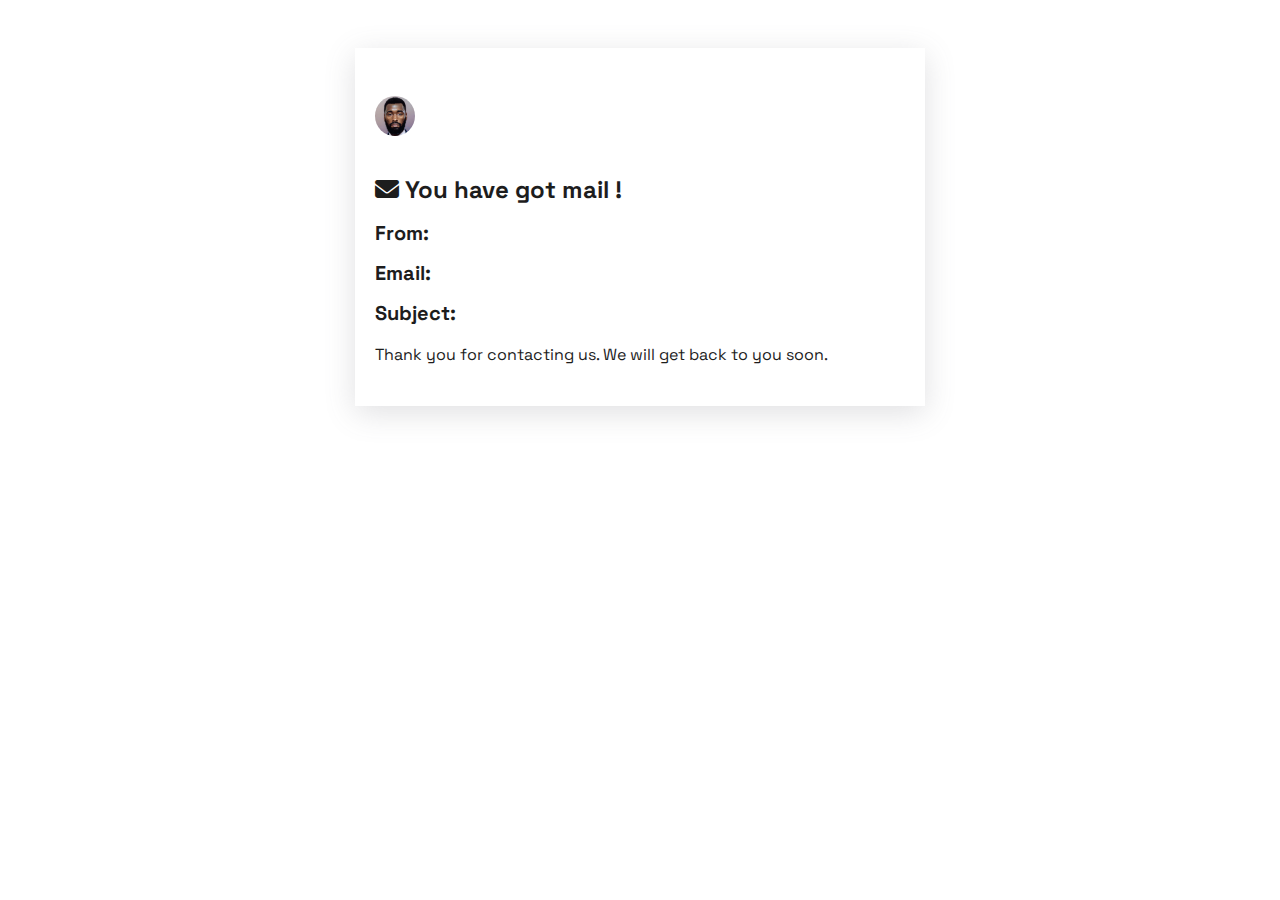
<file: email.html>
<!DOCTYPE html>
<html lang="en">

<head>
    <meta charset="UTF-8">
    <meta name="viewport" content="width=device-width, initial-scale=1.0">
    <title>Email</title>



    <link rel="stylesheet" href="Assets/Css/owl.carousel.min.css">
    <link rel="stylesheet" href="Assets/Css/owl.theme.default.min.css">
    <link rel="stylesheet" href=" Assets/Bootstrap/css/bootstrap.min.css">
    <link rel="stylesheet" href=" Assets/Fontawesome/css/all.min.css">
    <link rel="stylesheet" href=" Assets/Css/style.css">
    <link href="https://unpkg.com/aos@2.3.1/dist/aos.css" rel="stylesheet">


    <script src="https://unpkg.com/aos@2.3.1/dist/aos.js" defer></script>
    <script src="Assets/Js/jquery.min.js" defer></script>
    <script src="Assets/Js/owl.carousel.min.js" defer></script>
    <script src="Assets/Bootstrap/js/bootstrap.bundle.min.js" defer></script>
    <script src="Assets/Js/script.js" defer></script>

</head>

<body>
    <div class="container">
        <div class="row d-flex justify-content-center pt-5">
            <div class="col-md-6 pt-5 email">
                <img src="Assets/Img/me.jpg" alt="">
                <h4 class="mb-3"><span class="fa fa-solid fa-envelope"></span> You have got mail !</h4>
                <h5 class="mb-3">From:</h5>
                <h5 class="mb-3">Email:</h5>
                <h5 class="mb-3">Subject:</h5>
                <p class="mb-3">Thank you for contacting us. We will get back to you soon.</p>
            </div>
        </div>
    </div>
</body>
</html>
</file>
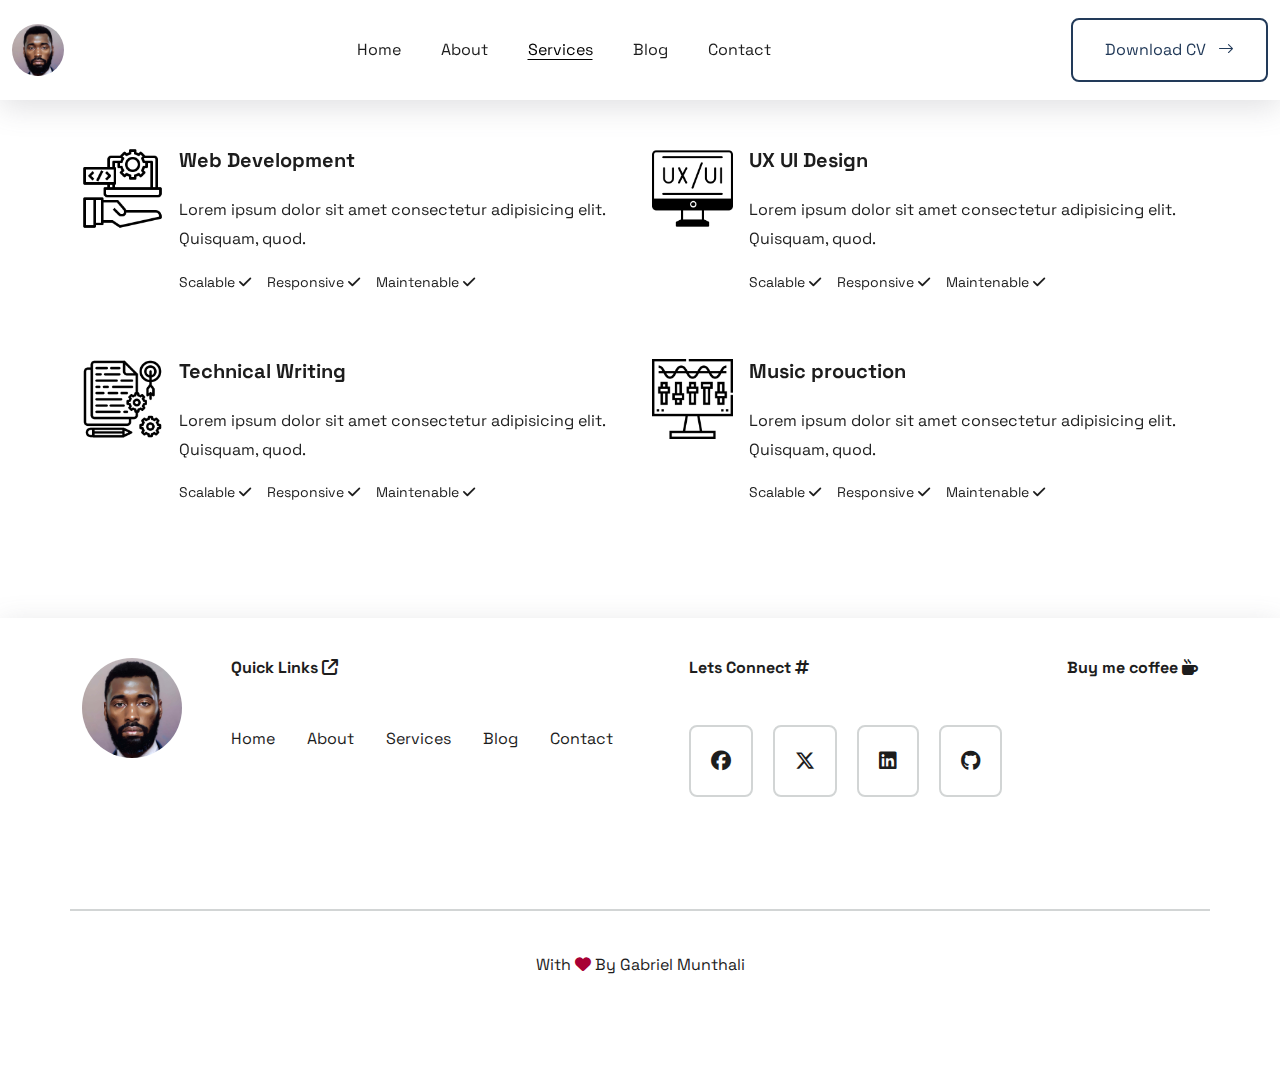
<file: services.html>
<!DOCTYPE html>
<html lang="en">

<head>
    <meta charset="UTF-8">
    <meta name="viewport" content="width=device-width, initial-scale=1.0">
    <title>Services | Gabriel Munthali</title>

    <link rel="apple-touch-icon" sizes="180x180" href="Assets/Icons/apple-touch-icon.png">
    <link rel="icon" type="image/png" sizes="32x32" href="Assets/Icons/favicon-32x32.png">
    <link rel="icon" type="image/png" sizes="16x16" href="Assets/Icons/favicon-16x16.png">
    <link rel="manifest" href="Assets/Icons/site.webmanifest">


    
    <link rel="stylesheet" href="Assets/Css/owl.carousel.min.css">
    <link rel="stylesheet" href="Assets/Css/owl.theme.default.min.css">
    <link rel="stylesheet" href=" Assets/Bootstrap/css/bootstrap.min.css">
    <link rel="stylesheet" href=" Assets/Fontawesome/css/all.min.css">
    <link rel="stylesheet" href=" Assets/Css/style.css">
    <link href="https://unpkg.com/aos@2.3.1/dist/aos.css" rel="stylesheet">
    <link rel="stylesheet" href="https://cdn.jsdelivr.net/npm/bootstrap-icons@1.11.3/font/bootstrap-icons.min.css">



    <script src="https://unpkg.com/aos@2.3.1/dist/aos.js" defer></script>
    <script src="Assets/Js/jquery.min.js" defer></script>
    <script src="Assets/Js/owl.carousel.min.js" defer></script>
    <script src="Assets/Bootstrap/js/bootstrap.bundle.min.js" defer></script>
    <script src="Assets/Js/script.js" defer></script>
    
</head>

<body>
    <div class="container-fluid">
        <div class="row">
            <nav class="navbar navbar-expand-lg sticky-top">
                <div class="container-fluid">
                    <a class="navbar-brand" href="#"><img class="img-fluid" src="Assets/Img/me.jpg" alt="" srcset=""></a>
                    <div class="d-lg-none d-flex align-items-center gap-3">
                        <button class="navbar-toggler" type="button" data-bs-toggle="offcanvas"
                            data-bs-target="#offcanvasExample" aria-controls="offcanvasExample">
                            <span class="fa-solid fa-bars"></span>
                        </button>
                    </div>
                    <div class="collapse navbar-collapse" id="navbarSupportedContent">
                        <ul class="navbar-nav mx-auto mb-2 mb-lg-0">
                            <li class="nav-item">
                                <a class="nav-link" href="index.html">Home</a>
                            </li>
                            <li class="nav-item">
                                <a class="nav-link" href="about.html">About</a>
                            </li>
                            <li class="nav-item">
                                <a class="nav-link active" href="services.html">Services</a>
                            </li>
                            <li class="nav-item">
                                <a class="nav-link" href="blog.html">Blog</a>
                            </li>
                            <li class="nav-item">
                                <a class="nav-link" href="c">Contact</a>
                            </li>
                        </ul>
                        <a href="contact.html" class="button button-text">Download CV <i class="bi bi-arrow-right ms-2"></i></a>
                    </div>
                </div>
            </nav>
            <div class="offcanvas canvas-custom offcanvas-end" tabindex="-1" id="offcanvasExample"
                aria-labelledby="offcanvasExampleLabel">
                <div class="offcanvas-header">
                    <button type="button" class="btn-close btn-close-white" data-bs-dismiss="offcanvas"
                        aria-label="Close"></button>
                </div>
                <div class="offcanvas-body">
                    <ul class="canvas-list mb-5">
                        <li><a href="">Home</a></li>
                        <li><a href="">Plants</a></li>
                        <li><a href="">Vases</a></li>
                        <li><a href="">Tools</a></li>
                        <li><a href="">About</a></li>
                        <li><a href="">Contact</a></li>
                    </ul>
                    <ul class="canvas-socials">
                        <li><a href=""><span class="fa-brands fa-light fa-facebook"></span></a></li>
                        <li><a href=""><span class="fa-brands fa-light fa-x"></span></a></li>
                        <li><a href=""><span class="fa-brands fa-light fa-instagram"></span></a></li>
                        <li><a href=""><span class="fa-brands fa-light fa-whatsapp"></span></a></li>
                        <li><a href=""><span class="fa-brands fa-light fa-tiktok"></span></a></li>
                    </ul>
                </div>
            </div>
            <div class="modal fade" id="searchModal" tabindex="-1" aria-labelledby="searchModalLabel"
                aria-hidden="true">
                <div class="modal-dialog">
                    <div class="modal-content modal-pop">
                        <div class="modal-header">
                            <h5 class="modal-title" id="searchModalLabel">Enter Keywords</h5>
                            <button type="button" class="btn-close" data-bs-dismiss="modal" aria-label="Close"></button>
                        </div>
                        <div class="modal-body">
                            <form class="d-flex" role="search">
                                <input class="nav-search form-control me-2" type="search" placeholder="Search ..."
                                    aria-label="Search">
                                <span class="search-icon mr-2">
                                    <i class="fa fa-light fa-search"></i>
                                </span>
                            </form>
                        </div>
                    </div>
                </div>
            </div>
        </div>
    </div>
    <section class="py-5">
        <div class="container">
            <div class="row">
                <div class="col-md-6">
                    <div class="service-card d-flex gap-3" data-aos="fade-up">
                        <div class="service-card-img">
                            <img class="img-fluid" src="Assets/Img/digital-services.png" alt="" srcset="">
                        </div>
                        <div class="service-details">
                            <h4 class="mb-4">Web Development</h4>
                            <p>
                                Lorem ipsum dolor sit amet consectetur adipisicing elit. Quisquam, quod.
                            </p>
                            <div class="service-qualities d-flex gap-3 mb-4">
                                <span class="">Scalable <i class="fa fa-solid fa-check"></i></span>
                                <span>Responsive <i class="fa fa-solid fa-check"></i></span>
                                <span>Maintenable <i class="fa fa-solid fa-check"></i></span>
                            </div>
                        </div>
                    </div>
                </div>
                <div class="col-md-6">
                    <div class="service-card d-flex gap-3" data-aos="fade-up">
                        <div class="service-card-img">
                            <img class="img-fluid" src="Assets/Img/design.png" alt="" srcset="">
                        </div>
                        <div class="service-details">
                            <h4 class="mb-4">UX UI Design</h4>
                            <p>
                                Lorem ipsum dolor sit amet consectetur adipisicing elit. Quisquam, quod.
                            </p>
                            <div class="service-qualities d-flex gap-3 mb-4">
                                <span class="">Scalable <i class="fa fa-solid fa-check"></i></span>
                                <span>Responsive <i class="fa fa-solid fa-check"></i></span>
                                <span>Maintenable <i class="fa fa-solid fa-check"></i></span>
                            </div>
                        </div>
                    </div>
                </div>
                <div class="col-md-6">
                    <div class="service-card d-flex gap-3" data-aos="fade-up">
                        <div class="service-card-img">
                            <img class="img-fluid" src="Assets/Img/sheet.png" alt="" srcset="">
                        </div>
                        <div class="service-details">
                            <h4 class="mb-4">Technical Writing</h4>
                            <p>
                                Lorem ipsum dolor sit amet consectetur adipisicing elit. Quisquam, quod.
                            </p>
                            <div class="service-qualities d-flex gap-3 mb-4">
                                <span class="">Scalable <i class="fa fa-solid fa-check"></i></span>
                                <span>Responsive <i class="fa fa-solid fa-check"></i></span>
                                <span>Maintenable <i class="fa fa-solid fa-check"></i></span>
                            </div>
                        </div>
                    </div>
                </div>
                <div class="col-md-6">
                    <div class="service-card d-flex gap-3" data-aos="fade-up">
                        <div class="service-card-img">
                            <img class="img-fluid" src="Assets/Img/editor.png" alt="" srcset="">
                        </div>
                        <div class="service-details">
                            <h4 class="mb-4">Music prouction</h4>
                            <p>
                                Lorem ipsum dolor sit amet consectetur adipisicing elit. Quisquam, quod.
                            </p>
                            <div class="service-qualities d-flex gap-3 mb-4">
                                <span class="">Scalable <i class="fa fa-solid fa-check"></i></span>
                                <span>Responsive <i class="fa fa-solid fa-check"></i></span>
                                <span>Maintenable <i class="fa fa-solid fa-check"></i></span>
                            </div>
                        </div>
                    </div>
                </div>
            </div>
        </div>
    </section>
    <footer class="foot">
        <div class="container">
            <div class="row ">
                <div class="col-md-12 d-flex justify-content-between flex-column flex-md-row gap-4 mb-5">
                    <div class="my-brand mb-5">
                        <img class="img-fluid" src="Assets/Img/me.jpg" alt="">
                    </div>
                    <div class="quick-links mb-5">
                        <h4 class="mb-5">Quick Links <span class="fa fa-solid fa-arrow-up-right-from-square"></span>
                        </h4>
                        <ul class="">
                            <li><a href="">Home</a></li>
                            <li><a href="">About</a></li>
                            <li><a href="">Services</a></li>
                            <li><a href="">Blog</a></li>
                            <li><a href="">Contact</a></li>
                        </ul>
                    </div>

                    <div class="connect mb-5">
                        <h4 class="mb-5">Lets Connect <span class="fa fa-solid fa-hashtag"></span></h4>
                        <ul>
                            <li><a href=""><span class="fa fa-brands fa-facebook"></span></a></li>
                            <li><a href=""><span class="fa fa-brands fa-x-twitter"></span></a></li>
                            <li><a href=""><span class="fa fa-brands fa-linkedin"></span></a></li>
                            <li><a href=""><span class="fa fa-brands fa-github"></span></a></li>
                        </ul>
                    </div>
                    <div class="coffee mb-5">
                        <h4>Buy me coffee <span class="fa fa-solid fa-mug-hot"></span></h4>
                    </div>
                </div>
            </div>
            <div class="row">
                <div class="col-md-12 copyright">
                    <p>With <span class="fa fa-solid fa-heart"></span> By Gabriel Munthali </p>
                </div>
            </div>
        </div>
    </footer>


        
    <script src="https://unpkg.com/aos@2.3.1/dist/aos.js"></script>
    <script>
        AOS.init();
    </script>
</body>

</html>
</file>
<file: Assets/Css/style.css>
@import url('https://fonts.googleapis.com/css2?family=Inter+Tight:ital,wght@0,100..900;1,100..900&family=Space+Grotesk:wght@300..700&display=swap');

/* root.css */
:root {
    /* Colors */
    --color-primary: #031930;
    --color-secondary: #223A59;
    --color-tertially: #3684DB;
    --color-danger: #A80035;
    --color-warning: #FFC107;
    --color-success: #24EE00;
    --color-off-white: #FAF9F6;
    --color-off-black: #1D1D1D;
    --grey-color: #D2D5D5;
    /* Typography */
    --font-size-base: 16px;
    --font-size-small: 0.875rem;
    --font-size-large: 1.25rem;
    --font-size-xl: 2rem;
    --font-weight-normal: 400;
    --font-weight-bold: 700;

    /* Spacing */
    --space-xs: 4px;
    --space-sm: 8px;
    --space-md: 16px;
    --space-lg: 24px;
    --space-xl: 32px;
    --space-xxl: 40px;

    /* Border Radius */
    --border-radius-sm: 4px;
    --border-radius-md: 8px;
    --border-radius-lg: 12px;

    /* Box Shadow  */
    --box-shadow: #64646F33 0px 7px 29px 0px;

}

body {
    font-family: "Space Grotesk", serif;
    font-size: var(--font-size-base);
    font-weight: var(--font-weight-normal);
    line-height: 1.8;
    color: var(--color-off-black);
}

h1,
h2,
h3,
h4,
h5,
h6 {
    font-weight: var(--font-weight-bold);
}

/* links.css */
a {
    color: var(--color-primary);
    text-decoration: none;
    font-weight: var(--font-weight-normal);
    transition: color 0.3s;
}

a:hover {
    color: var(--color-tertially);
}

a:active {
    color: var(--color-tertially);
}


/* buttons.css */
.button {
    text-transform: capitalize;
    padding: var(--space-md) var(--space-xl);
    font-size: var(--font-size-base);
    border-radius: var(--border-radius-md);
    cursor: pointer;
    transition: background-color 0.3s;
    border: none;
    color: var(--color-off-white);
}

.button-primary {
    background-color: var(--color-primary);
}

.button-secondary {
    background-color: var(--color-secondary);
}

.button-text {
    background-color: transparent;
    color: var(--color-secondary) !important;
    border: solid 2px var(--color-secondary);
}

.button:hover {
    opacity: 0.9;
}

/* inputs.css */
.input {
    padding: var(--space-sm) var(--space-md);
    font-size: var(--font-size-base);
    border-radius: var(--border-radius-sm);
    border: 2px solid var(--color-secondary);
    width: 100%;
}

.input:focus {
    border-color: var(--color-primary);
    outline: none;
}

.section-header {
    margin-bottom: var(--space-xl);
    text-transform: capitalize;
}

.section-header h6 {
    margin-bottom: var(--space-md);
}

.navbar {
    min-height: 100px;
    box-shadow: var(--box-shadow);
}

.navbar-brand img {
    width: 52px;
    height: 52px;
    border-radius: 100%;
}

.nav-link {
    color: var(--color-off-black);
    margin-right: var(--space-lg);
}

.nav-link:hover,
.nav-link:focus {
    color: var(--color-tertially);
    text-decoration: underline;
    text-underline-offset: var(--space-xs);
    transition-duration: 0.3ms;
}

.nav-item .active {
    color: var(--color-primary);
    text-decoration: underline;
    text-underline-offset: var(--space-xs);
}

.navbar-toggler {
    border: none;
    font-size: var(--font-size-large);
}

@media (max-width: 768px) {
    .home-nav {
        color: var(--off-white);
        border-bottom: solid 1px var(--grey-color);
    }

    .navbar-toggler {
        color: var(--color-off-black);
    }

    .home-toggler {
        color: var(--color-off-white);
    }
}

.btn-close {
    color: var(--color-off-black) !important;
}

.offimg {
    height: 40px;
    width: 40px;
    object-fit: cover;
    border-radius: 50%;
    margin-bottom: 40px;
}

.canvas-list {
    list-style: none;
    margin: 0;
    padding: 0;
}

.canvas-list li {
    margin-bottom: 12px;
    font-size: var(--main-font);
}

.canvas-list .fa {
    margin-right: 8px;
}

.canvas-list li a {
    color: var(--off-black);
}

.canvas-list li a:hover,
.canvas-list li a:focus {
    color: var(--primary-color);
    transition-duration: 0.3ms;
    text-decoration: none;
}

.offcanvas-body h4 {
    font-size: var(--main-font);
    margin-bottom: 20px;
}

.canvas-socials {
    list-style: none;
    margin: 0;
    padding: 0;
}

.canvas-socials li {
    display: inline-block;
    margin-right: 12px;
}

.canvas-socials img {
    width: 40px;
    height: 40px;
}

.hero-section {
    position: relative;
}

.background {
    position: absolute;
    top: 0;
    left: 0;
    width: 100%;
    height: 100%;
    overflow: hidden;
    z-index: -1;
}

.video-background {
    width: 100%;
    height: 100%;
    object-fit: cover;
}

.img-background {
    width: 100%;
    height: 100%;
    object-fit: cover;
    display: none;
}

.overlay {
    position: absolute;
    top: 0;
    left: 0;
    width: 100%;
    height: 100%;
}

@media (max-width: 768px) {
    .hero-section {
        color: var(--off-white);
        padding: 0px 12px;
    }

    .img-background {
        display: block;
    }

    .overlay {
        background: rgba(24, 20, 20, 0.5);
    }
}

.hero-text {
    margin-bottom: var(--space-xl);
}

.hero-text span {
    font-size: var(--font-size-large);
}

.hero-text h4 {
    font-size: 52px;
    font-weight: 900;
    background: #031930;
    background: -webkit-linear-gradient(to right, #031930, #3684db);
    background: linear-gradient(to right, #031930, #3684db);
    -webkit-background-clip: text;
    background-clip: text;
    color: transparent;
    margin-top: var(--space-xl);
    margin-bottom: var(--space-xl);
}

.hero-text p {
    font-size: var(--font-size-large);
    margin-bottom: var(--space-xl);
}

.hero-text mark {
    border-radius: var(--border-radius-sm);
    padding: var(--space-xs) var(--space-sm);
    background-color: var(--color-tertially);
    color: var(--color-off-white);
}

.hero-text a {
    margin-bottom: var(--space-xl);
}

.hero-social {
    margin-top: var(--space-xl);
    font-size: var(--font-size-xl);
}

.bi-github {
    color: #24292E;
}

.bi-linkedin {
    color: #0A63BC;
}

@media (max-width: 768px) {
    .hero-section {
        height: 640px;

    }

    .hero-text {
        color: var(--color-off-white);
        font-size: var(--font-size-base);
        padding-top: 50px;
    }

    .hero-text span {
        font-size: var(--font-size-base);
        margin-bottom: var(--space-xxl);
    }

    .hero-text h4 {
        font-size: var(--font-size-xl);
        color: var(--color-off-white);
        margin-bottom: var(--space-xxl);
    }

    .hero-text p {
        font-size: var(--font-size-base);
        margin-bottom: var(--space-xxl);
    }

    .hero-text a {
        margin-bottom: var(--space-xxl);
    }

    .hero-social {
        font-size: var(--font-size-large);
    }

    .bi-github {
        color: var(--color-off-white);
    }

    .bi-linkedin {
        color: var(--color-off-white);
    }
}

.hero-image img {
    width: 100%;
    height: auto;
    object-fit: cover;
}

.toolkit-slider {
    background-color: #0a63bc11;
}

.brand-slide img {
    width: 50px !important;
    height: 50px !important;
    object-fit: cover;
}

.services-section .service {
    padding: 100px;
    color: var(--off-black);
    box-shadow: var(--box-shadow);
    border-radius: var(--border-radius-md);
}

.service h4 {
    text-transform: capitalize;
    font-weight: var(--main-font);
    font-size: var(--heading-font);
}

.portfolio-section {
    background-color: #0a63bc11;
}

.portfolio-tab {
    box-shadow: var(--box-shadow);
    background-color: var(--off-white);
    padding-bottom: var(--space-lg);
    margin-bottom: var(--space-xl);
    border-radius: var(--border-radius-md);
}

.portfolio-thumb {
    position: relative;
}

.portfolio-tab h4 {
    font-size: var(--heading-font);
    padding: 0 16px;
    margin-bottom: 20px;
}

.portfolio-tab p {
    padding: 0 16px;
}

.view-project a {
    color: var(--color-off-white);
    font-size: var(--font-size-base);
    text-transform: capitalize;
}

.view-project a:hover,
.view-project a:focus {
    color: var(--color-tertially);
    transition-duration: 0.3ms;
    text-decoration: none;
}

.portfolio-thumb img {
    filter: blur(1px);
    filter: brightness(60%);
    width: 100%;
    height: auto;
    border-top-left-radius: var(--border-radius-md);
    border-top-right-radius: var(--border-radius-md);
}

.portfolio-caption {
    position: absolute;
    top: 50%;
    left: 50%;
    transform: translate(-50%, -50%);
}

.blog-post {
    position: relative;
    margin-bottom: var(--space-xxl);
}

.blog-post img {
    height: 400px;
    width: 100%;
    object-fit: cover;
    border-radius: var(--border-radius-lg);
    filter: brightness(70%);
    margin-bottom: var(--space-lg);
}

.blog-meta {
    position: absolute;
    bottom: 0;
    padding: var(--space-xl);

}

.blog-post h4 a {
    color: var(--color-off-white);
    font-size: var(--font-size-large);
    font-weight: var(--font-weight-bold);
    text-transform: capitalize;
    margin-bottom: var(--space-md);
}

.blog-post h4 a:hover,
.blog-post h4 a:focus {
    color: var(--color-tertially);
    transition-duration: 0.3ms;
    text-decoration: none;
}

.more-meta {
    color: var(--color-off-white);
    font-size: var(--font-size-base);
    margin-bottom: var(--space-lg);
}

.view-more a {
    font-size: var(--font-size-base);
    text-transform: capitalize;
    color: var(--color-tertially);
}

.view-more a:hover,
.view-more a:focus {
    color: var(--color-tertially);
    text-decoration: underline;
    text-underline-offset: var(--space-xs);
    transition-duration: 0.3ms;
    text-decoration: none;
}

.about-me {
    margin-bottom: var(--space-xxl);
}

.about-header img {
    width: 400px;
    height: 400px;
    object-fit: cover;
    border-radius: var(--border-radius-lg);
}

.about-header-text {
    margin-bottom: var(--space-xxl);
}

.about-header-text p {
    font-size: var(--font-size-base);
}

.career {
    margin-bottom: var(--space-xxl);
}

.about-half {
    background-color: #0a63bc11;
}

.about-half h6 {
    margin-bottom: var(--space-lg);
}

.career-badge span {
    color: var(--color-primary);
    font-size: var(--font-size-base);
    font-weight: var(--font-weight-bold);
    text-transform: capitalize;
    border: solid 2px var(--color-primary);
    padding: var(--space-sm) var(--space-md);
    border-radius: var(--border-radius-md);
}

.about-stage {
    padding-bottom: var(--space-md);
    margin-bottom: var(--space-xl);
    border-bottom: 1px solid var(--grey-color);
}

.about-stage img {
    width: 100px;
    height: 100px;
    object-fit: cover;
    border-radius: var(--border-radius-md);
}

@media (max-width: 768px) {
    .about-stage {
        font-size: var(--font-size-small);
    }

    .about-stage img {
        width: 80px;
        height: 80px;
        object-fit: cover;
    }
}

.about-header h4 {
    font-size: var(--heading-font);
    margin-bottom: 20px;
}

.about-header h5 {
    font-size: var(--main-font);
}

.about-header p {
    margin-bottom: 20px;
}


.stage-caption {
    margin-bottom: 20px;
}

.stage-caption h4 {
    font-size: var(--heading-font)
}

@media (max-width: 768px) {
    .stage-caption h4 {
        font-size: var(--main-font)
    }
}

.stage-caption a {
    color: var(--color-tertially);
    font-size: var(--main-font);
}

.stage-caption span {
    font-style: italic;
}

.service-card {
    margin-bottom: 40px;
}

.service-card-img img {
    object-fit: cover;
    width: 100px
}

.service-details h4 {
    font-size: var(--font-size-large);
}

.service-qualities span {
    font-size: var(--font-size-small)
}

.contact-info {
    margin-bottom: var(--space-xxl);
}

.contact-info h4 {
    margin-bottom: var(--space-xl);
}

.email-form h4 {
    font-size: var(--heading-font);
    margin-bottom: 40px;
    text-transform: capitalize;
}

.blogpost h4 {
    margin-bottom: var(--space-lg);
}

.blogpost h4 a {
    color: var(--color-off-black);
    text-transform: capitalize;
    font-size: var(--font-size-large);
    font-weight: var(--font-weight-bold);
}

.blogpost h4 a:hover,
.blogpost h4 a:focus {
    color: var(--color-tertially);
    transition-duration: 0.3ms;
    text-decoration: none;
}

.blogpost-meta {
    margin-bottom: var(--space-md);
}

.blogpost-meta span {
    font-size: var(--font-size-base)
}

.blogpost-meta .fa {
    margin-right: var(--space-md);
}

.share-list {
    list-style: none;
    margin: 0;
    padding: 0;
    margin-bottom: var(--space-lg);
}

.share-list img {
    width: 30px;
    height: 30px;
}

.blog-image {
    width: 100%;
    height: 600px;
    object-fit: cover;
    border-radius: var(--border-radius-lg);
    margin-bottom: var(--space-xxl);
}

.blogpost p {
    font-size: var(--font-size-base);
    border-bottom: 2px solid var(--grey-color);
    padding-bottom: var(--space-lg);

}

.blogpost p a {
    color: var(--color-tertially);
    text-decoration: underline;
    text-underline-offset: var(--space-xs);
    font-style: italic;
}

.comments {
    margin-top: var(--space-md);
    margin-bottom: var(--space-md);
}

.comments h4 {
    margin-bottom: var(--space-sm);
    font-size: var(--font-size-base);
}

.comments p {
    margin-bottom: var(--space-sm);
    font-size: var(--font-size-base);
}

.comment {
    margin-bottom: var(--space-lg);
    border-bottom: var(--grey-color) solid 1px;
    padding-bottom: var(--space-md);
}

.comment img {
    width: 56px;
    height: 56px;
    object-fit: cover;
    border-radius: var(--space-md);
}

.comment-form h4 {
    font-size: var(--font-size-base);
    margin-bottom: var(--space-md);
}

.comm-form {
    color: var(--off-black);
    height: 48px;
    border-radius: var(--border-radius);
    border: 1px solid var(--grey-color);
    padding: 12px 12px 12px 12px;
    background-color: var(--off-white);
    box-shadow: var(--box-shadow);
    margin-bottom: 24px;
}

.comm-form:focus {
    border-color: var(--grey-color);
    box-shadow: var(--box-shadow);
    outline: none;
}

input.comm-form {
    font-size: var(--main-font);
    font-weight: 300;
}

textarea.comm-text {
    color: var(--off-black);
    height: 200px;
    border-radius: var(--border-radius);
    border: 1px solid var(--grey-color);
    padding: 12px 12px 12px 12px;
    background-color: var(--off-white);
    box-shadow: var(--box-shadow);
    margin-bottom: 24px;
}

.comm-btn {
    width: 100%;
}

.simiral-post {
    position: relative;
    margin-bottom: 40px;
}

.simiral-h {
    font-size: var(--font-size-base);
    text-transform: capitalize;
    font-weight: 700;
    margin-bottom: var(--space-lg);
}

.simiral-imgHome {
    object-fit: cover;
    height: 250px;
    width: 100%;
    filter: brightness(60%);
    border-radius: var(--border-radius-md);
}

.simiral-caption {
    position: absolute;
    bottom: 0px;
    left: 0;
    right: 0;
    color: var(--color-off-white);
    padding: var(--space-md);
}

.simiral-title a {
    font-size: var(--font-size-base);
    font-weight: var(--font-weight-bold);
    color: var(--color-off-white);
    text-transform: capitalize;
    text-decoration: none;
}

.simiral-meta .fa {
    font-size: var(--font-size-base);
    margin-right: var(--space-sm);
}

.simiral-title a:hover,
.simiral-title a:focus {
    color: var(--color-tertially);
    transition-duration: 0.3ms;
    text-decoration: none;
}

.simiral-meta {
    list-style: none;
    padding: 0;
    margin: 0;
}

.simiral-meta li {
    margin-right: var(--space-md);
    display: inline-block;
}

.simiral-meta li a {
    color: var(--color-off-white);
    text-decoration: none;
}

.simiral-meta li a:hover,
.simiral-meta li a:focus {
    text-decoration: underline;
    text-underline-offset: var(--space-xs);
}

.email {
    box-shadow: var(--box-shadow);
    padding: 20px;
}

.email img {
    width: 40px;
    height: 40px;
    object-fit: cover;
    border-radius: 50%;
    margin-bottom: 40px;

}

footer {
    color: var(--color-off-black);
    padding: var(--space-xxl) 0px;
    display: flex;
    align-items: center;
    justify-content: center;
    box-shadow: var(--box-shadow);
}

.my-brand img {
    width: 100px;
    height: 100px;
    object-fit: cover;
    border-radius: 100%;
    margin-bottom: var(--space-xxl);
}

.quick-links h4 {
    color: var(--color-off-black);
    font-size: var(--font-size-base);
    margin-bottom: var(--space-xl);
}

.connect h4 {
    color: var(--color-off-black);
    font-size: var(--font-size-base);
    margin-bottom: var(--space-xl);
}



.quick-links ul {
    padding: 0;
    margin: 0;
}

.quick-links li {
    list-style: none;
    display: inline-block;
    margin-right: 28px;
}

.quick-links li a {
    color: var(--off-black);
}

.quick-links li a:hover,
.quick-links li a:focus {
    color: var(--color-tertially);
    transition-duration: 0.3ms;
    text-decoration: none;
}

.connect ul {
    padding: 0;
    margin: 0;
}

.connect li {
    list-style: none;
    display: inline-block;
    margin-right: var(--space-md);
    margin-bottom: var(--space-md);
    border: 2px solid var(--grey-color);
    border-radius: var(--border-radius-md);
    padding: 16px 20px;
    font-size: var(--font-size-large);
}

.connect li a {
    color: var(--color-off-black);
}

.connect li a:hover,
.connect li a:focus {
    color: var(--color-tertially);
    transition-duration: 0.3ms;
    text-decoration: none;
}

.coffee h4 {
    color: var(--off-black);
    font-size: var(--main-font);
    margin-bottom: var(--space-lg);
}

.copyright {
    border-top: var(--grey-color) solid 2px;
    padding: var(--space-xxl) 0px;
    text-align: center;
    color: var(--color-off-black);
}

.copyright .fa {
    color: var(--color-danger);
}
</file>
